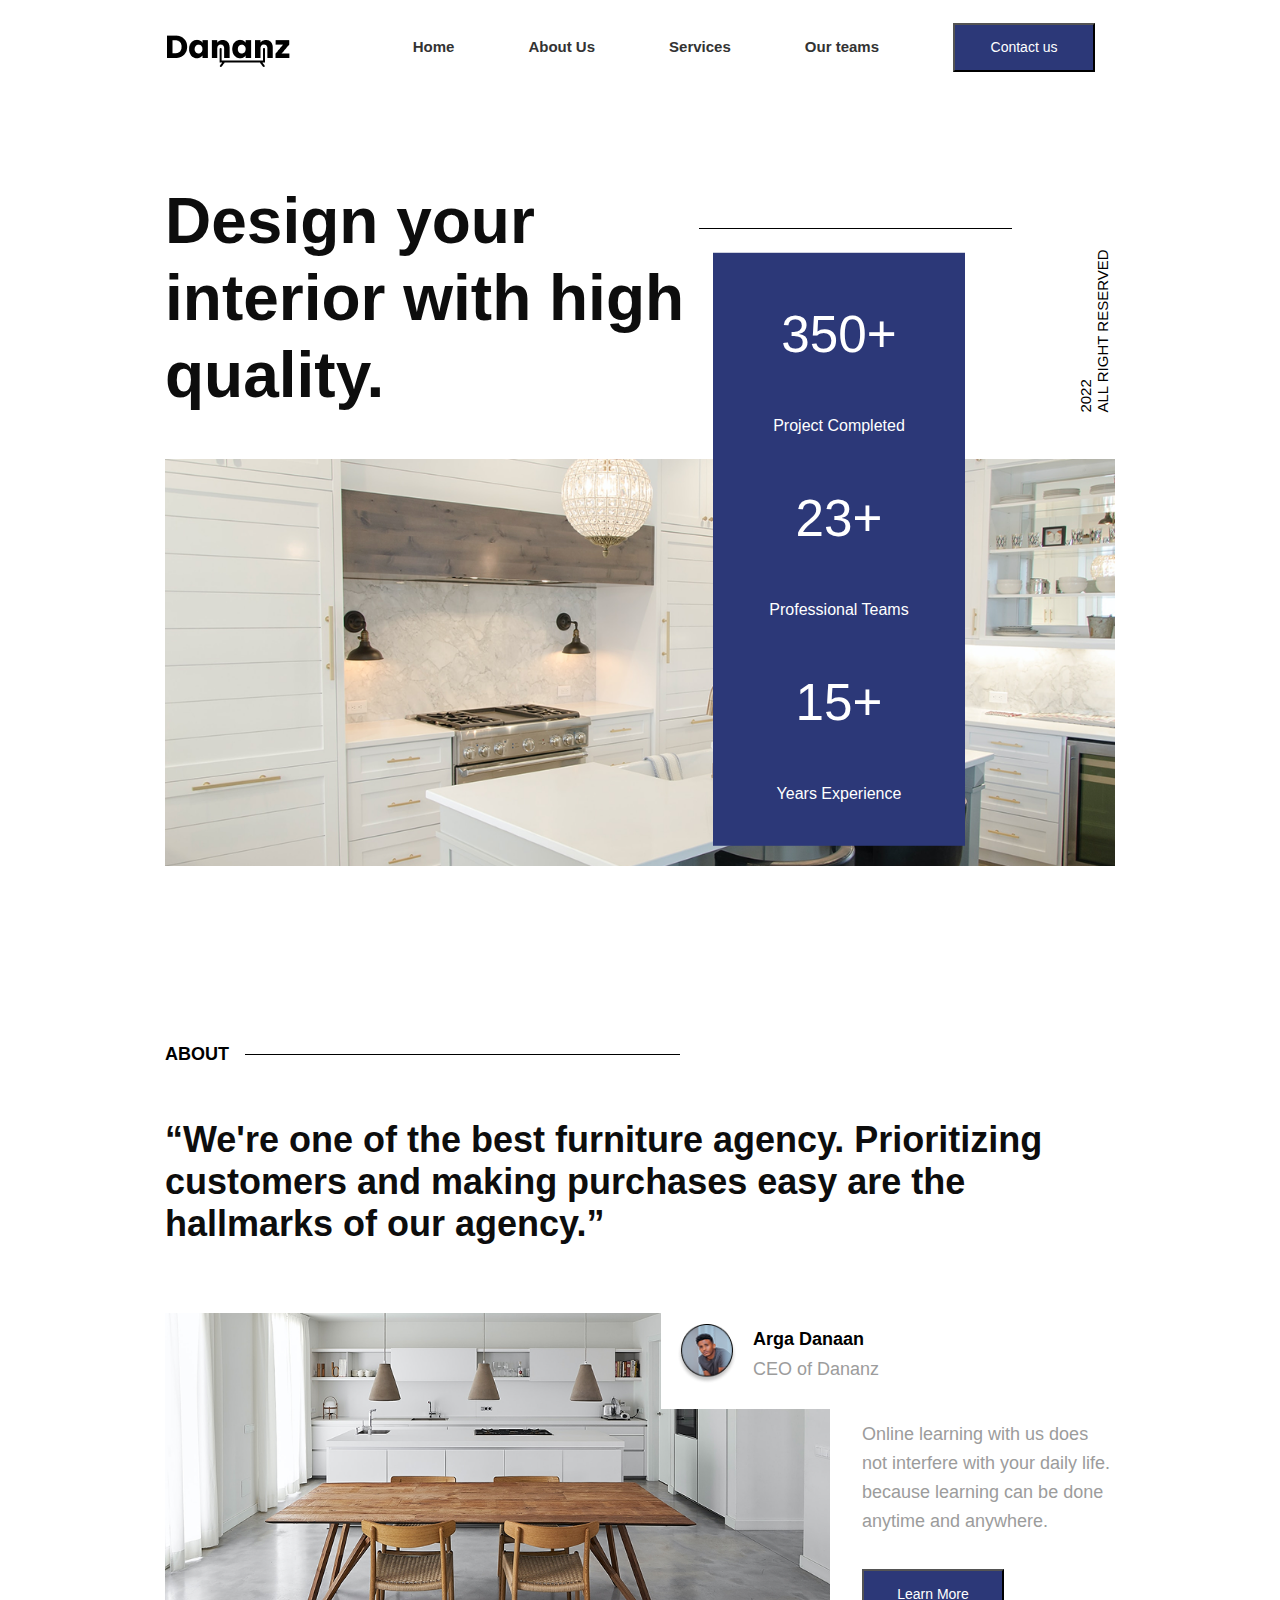
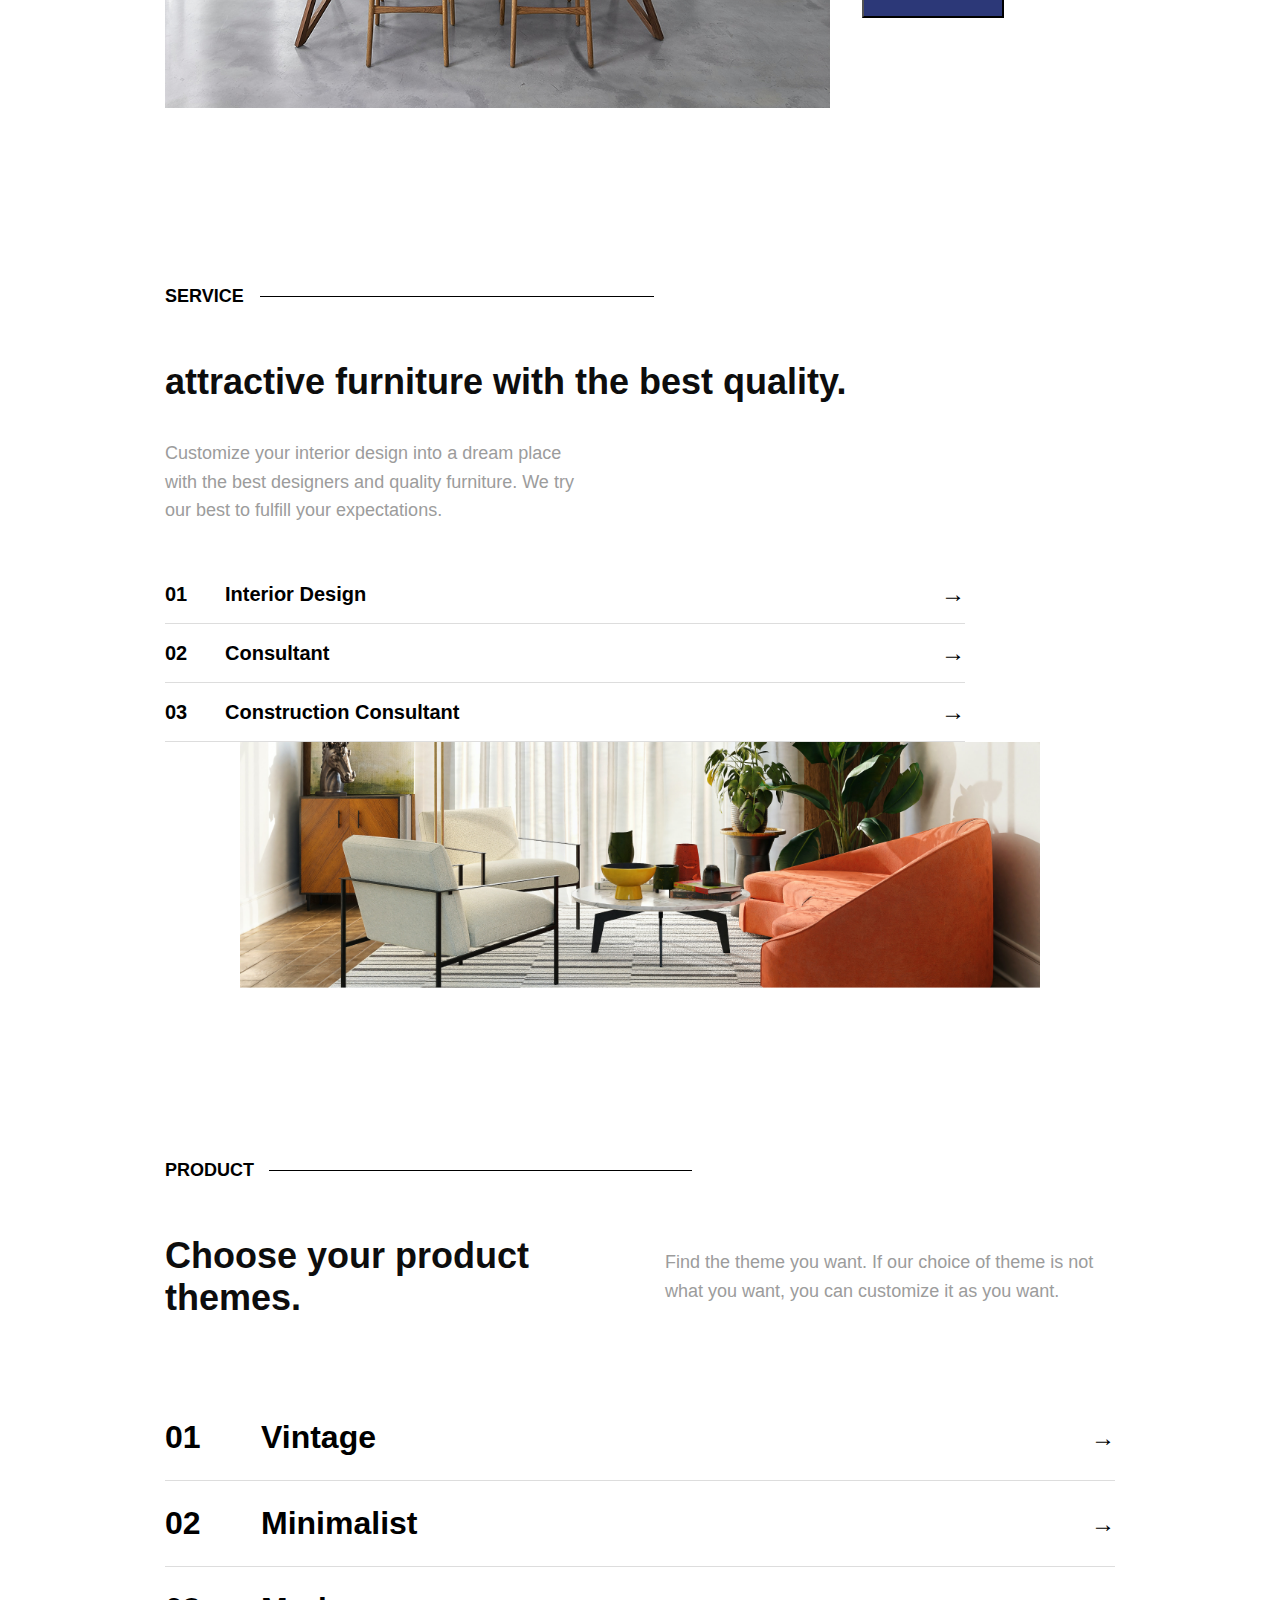
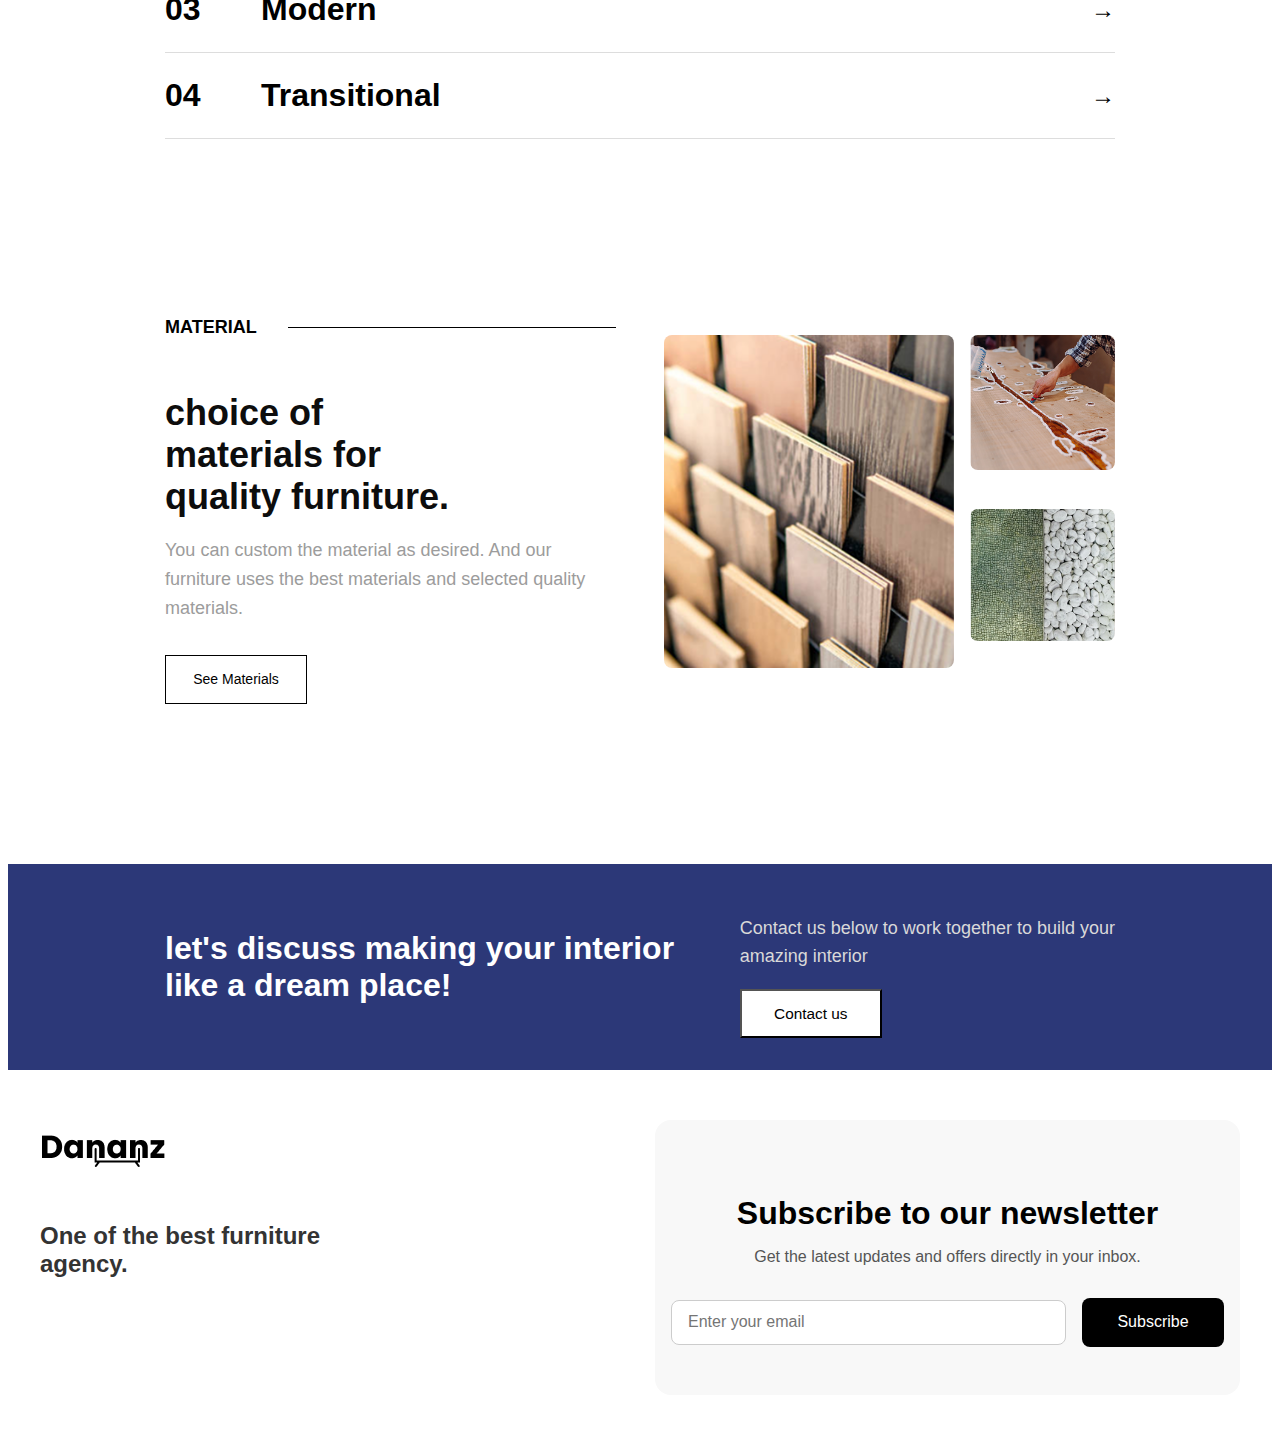
<file: index.html>
<!DOCTYPE html><html lang="ru"><head><meta charset="UTF-8"><meta name="viewport" content="width=device-width,initial-scale=1"><meta http-equiv="X-UA-Compatible" content="ie=edge"><title>Dananz</title><link rel="stylesheet" href="css/style.min.css"><link rel="stylesheet" href="https://cdnjs.cloudflare.com/ajax/libs/animate.css/4.1.1/animate.min.css"><link rel="icon" type="image/x-icon" href="icons/favicon.ico"></head><body><section class="header wow animate__animated animate__fadeInUp"><div class="container nav__container"><header class="wow animate__animated animate__fadeInUp"><img src="icons/logo.png" alt="logo" class="header__logo wow animate__animated animate__fadeInUp"><nav class="nav wow animate__animated animate__fadeInUp"><div id="burger-menu"><span></span></div><ul class="nav__list"><li><a href="index.html" class="nav__home">Home</a></li><li><a href="about.html" class="nav__about">About Us</a></li><li><a href="services.html" class="nav__services">Services</a></li><li><a href="teams.html" class="nav__teams">Our teams</a></li><button class="nav__button wow animate__animated animate__fadeInUp" onclick="location.href='contact.html'">Contact us</button></ul><div class="menu__container"><div id="menu"><ul><li><a href="index.html" class="nav__home">Home</a></li><li><a href="about.html" class="nav__about">About Us</a></li><li><a href="services.html" class="nav__services">Services</a></li><li><a href="teams.html" class="nav__teams">Our teams</a></li></ul></div></div><button class="nav__button menu__button" onclick="location.href='contact.html'">Contact us</button></nav></header></div></section><section class="interor wow animate__animated animate__fadeInUp"><div class="container"><div class="interor__content"><p class="interor__title title wow animate__animated animate__fadeInUp">Design your<br>interior with high<br>quality.</p><div class="line interor__line wow animate__animated animate__fadeInUp"></div><p class="interor__right">2022<br>ALL RIGHT RESERVED</p></div><div class="interor-info__container"><div class="interor__info info" id="info"><div class="info__block wow animate__animated animate__fadeInUp"><p class="info__project">350+</p><p class="info__subtitle">Project Completed</p></div><div class="info__block"><div class="info__block"><p class="info__teams">23+</p><p class="info__subtitle">Professional Teams</p></div><div class="info__block"><p class="info__years">15+</p><p class="info__subtitle">Years Experience</p></div></div></div><img src="img/interor_bg.png" alt="photo" id="img"></div></div></section><section class="agency wow animate__animated animate__fadeInUp"><div class="container"><div class="agency__subtitle subtitle"><p>ABOUT</p><div class="line agency__line"></div></div><p class="agency__title title">“We're one of the best furniture agency. Prioritizing customers and making purchases easy are the hallmarks of our agency.”</p><div class="agency-person__container"><div class="person"><img src="icons/arga.png" alt="avatar"><div class="person__text"><p class="person__name">Arga Danaan</p><p class="person__rang">CEO of Dananz</p></div></div></div><div class="agency-main"><img src="img/agency_bg.png" alt="photo" class="agency__img"><div class="agency-content__container"><div class="agency__content"><p class="agency__describing describing">Online learning with us does not interfere with your daily life. because learning can be done anytime and anywhere.</p><button class="agency__button">Learn More</button></div></div></div></div></section><section class="furniture wow animate__animated animate__fadeInUp"><div class="container"><div class="furniture__content"><div class="furniture__subtitle subtitle wow animate__animated animate__fadeInUp"><p>SERVICE</p><div class="line furniture__line wow animate__animated animate__fadeInUp"></div></div><p class="furniture__title title wow animate__animated animate__fadeInUp">attractive furniture with the best quality.</p><p class="furniture__describing describing wow animate__animated animate__fadeInUp">Customize your interior design into a dream place<br>with the best designers and quality furniture. We try<br>our best to fulfill your expectations.</p><div class="custom-accordion wow animate__animated animate__fadeInUp"><div class="accordion-item wow animate__animated animate__fadeInUp"><div class="accordion-header"><span class="accordion-number">01</span> <span class="accordion-title">Interior Design</span> <span class="accordion-arrow">→</span></div><div class="accordion-content"><p>We offer premium interior design with tailored solutions.</p></div></div><div class="accordion-item wow animate__animated animate__fadeInUp"><div class="accordion-header"><span class="accordion-number">02</span> <span class="accordion-title">Consultant</span> <span class="accordion-arrow">→</span></div><div class="accordion-content"><p>Our experts provide guidance for your design ideas.</p></div></div><div class="accordion-item wow animate__animated animate__fadeInUp"><div class="accordion-header"><span class="accordion-number">03</span> <span class="accordion-title">Construction Consultant</span> <span class="accordion-arrow">→</span></div><div class="accordion-content"><p>Professional construction advice and solutions.</p></div></div></div><div class="furniture__img"><img src="img/furniture.png" alt="photo" class="wow animate__animated animate__fadeInUp"></div></div></div></section><section class="product wow animate__animated animate__fadeInUp"><div class="container"><div class="product__subtitle subtitle wow animate__animated animate__fadeInUp"><p>PRODUCT</p><div class="line product__line wow animate__animated animate__fadeInUp"></div></div><div class="product__text wow animate__animated animate__fadeInUp"><p class="product__title title wow animate__animated animate__fadeInUp">Choose your product themes.</p><div class="product__describing describing wow animate__animated animate__fadeInUp">Find the theme you want. If our choice of theme is not what you want, you can customize it as you want.</div></div><div class="custom-accordion product__accordion wow animate__animated animate__fadeInUp"><div class="accordion-item product__accordion-item wow animate__animated animate__fadeInUp"><div class="accordion-header"><span class="accordion-number product__accordion-number">01</span> <span class="accordion-title product__accordion-title">Vintage</span> <span class="accordion-arrow">→</span></div><div class="accordion-content"><p class="product__accordion-describing">the use of simple and limited elements to get the best effect or impression.</p></div></div><div class="accordion-item product__accordion-item wow animate__animated animate__fadeInUp"><div class="accordion-header"><span class="accordion-number product__accordion-number">02</span> <span class="accordion-title product__accordion-title">Minimalist</span> <span class="accordion-arrow">→</span></div><div class="accordion-content"><p class="product__accordion-describing">the use of simple and limited elements to get the best effect or impression.</p></div></div><div class="accordion-item product__accordion-item wow animate__animated animate__fadeInUp"><div class="accordion-header"><span class="accordion-number product__accordion-number">03</span> <span class="accordion-title product__accordion-title">Modern</span> <span class="accordion-arrow">→</span></div><div class="accordion-content"><p class="product__accordion-describing">the use of simple and limited elements to get the best effect or impression.</p></div></div><div class="accordion-item product__accordion-item wow animate__animated animate__fadeInUp"><div class="accordion-header"><span class="accordion-number product__accordion-number">04</span> <span class="accordion-title product__accordion-title">Transitional</span> <span class="accordion-arrow">→</span></div><div class="accordion-content"><p class="product__accordion-describing">the use of simple and limited elements to get the best effect or impression.</p></div></div></div></div></section><section class="materials wow animate__animated animate__fadeInUp"><div class="container"><div class="materials__wrapper"><div class="materials__text wow animate__animated animate__fadeInUp"><div class="materials__subtitle subtitle wow animate__animated animate__fadeInUp"><p>MATERIAL</p><div class="line materials__line"></div></div><div class="materials__content wow animate__animated animate__fadeInUp"><p class="materials__title title wow animate__animated animate__fadeInUp">choice of<br>materials for<br>quality furniture.</p><p class="materials__describing describing wow animate__animated animate__fadeInUp">You can custom the material as desired. And our<br>furniture uses the best materials and selected quality<br>materials.</p><button class="materials__button wow animate__animated animate__fadeInUp">See Materials</button></div></div><div class="materials__images"><div class="materials__image materials__image--large"><img src="img/choice1.png" alt="material"></div><div class="materials__image materials__image--small"><img src="img/choice2.png" alt="material"></div><div class="materials__image materials__image--small"><img src="img/choice3.png" alt="material"></div></div></div></div></section><section class="discuss wow animate__animated animate__fadeInUp"><div class="container discuss__container"><p class="discuss__title title wow animate__animated animate__fadeInUp">let's discuss making your interior<br>like a dream place!</p><div class="discuss__contact wow animate__animated animate__fadeInUp"><p class="discuss__describing describing">Contact us below to work together to build your<br>amazing interior</p><button class="discuss__button" onclick="location.href='contact.html'">Contact us</button></div></div></section><footer class="wow animate__animated animate__fadeInUp"><div class="footer__container"><div class="footer__left"><img src="icons/logo.png" alt="logo" class="footer__logo"><p class="footer__title">One of the best furniture agency.</p></div><div class="footer__right wow animate__animated animate__fadeInUp"><form class="newsletter" action="#" id="subscribe-form"><div class="newsletter__content"><h2 class="newsletter__title">Subscribe to our newsletter</h2><p class="newsletter__text">Get the latest updates and offers directly in your inbox.</p><div class="newsletter__form"><input type="email" name="email" class="newsletter__input" placeholder="Enter your email" required> <button type="submit" class="newsletter__button">Subscribe</button></div></div></form></div></div></footer><button id="pageUpBtn" title="Go to top">⬆</button><script src="js/wow.min.js"></script><script src="js/script.js"></script></body></html>
</file>
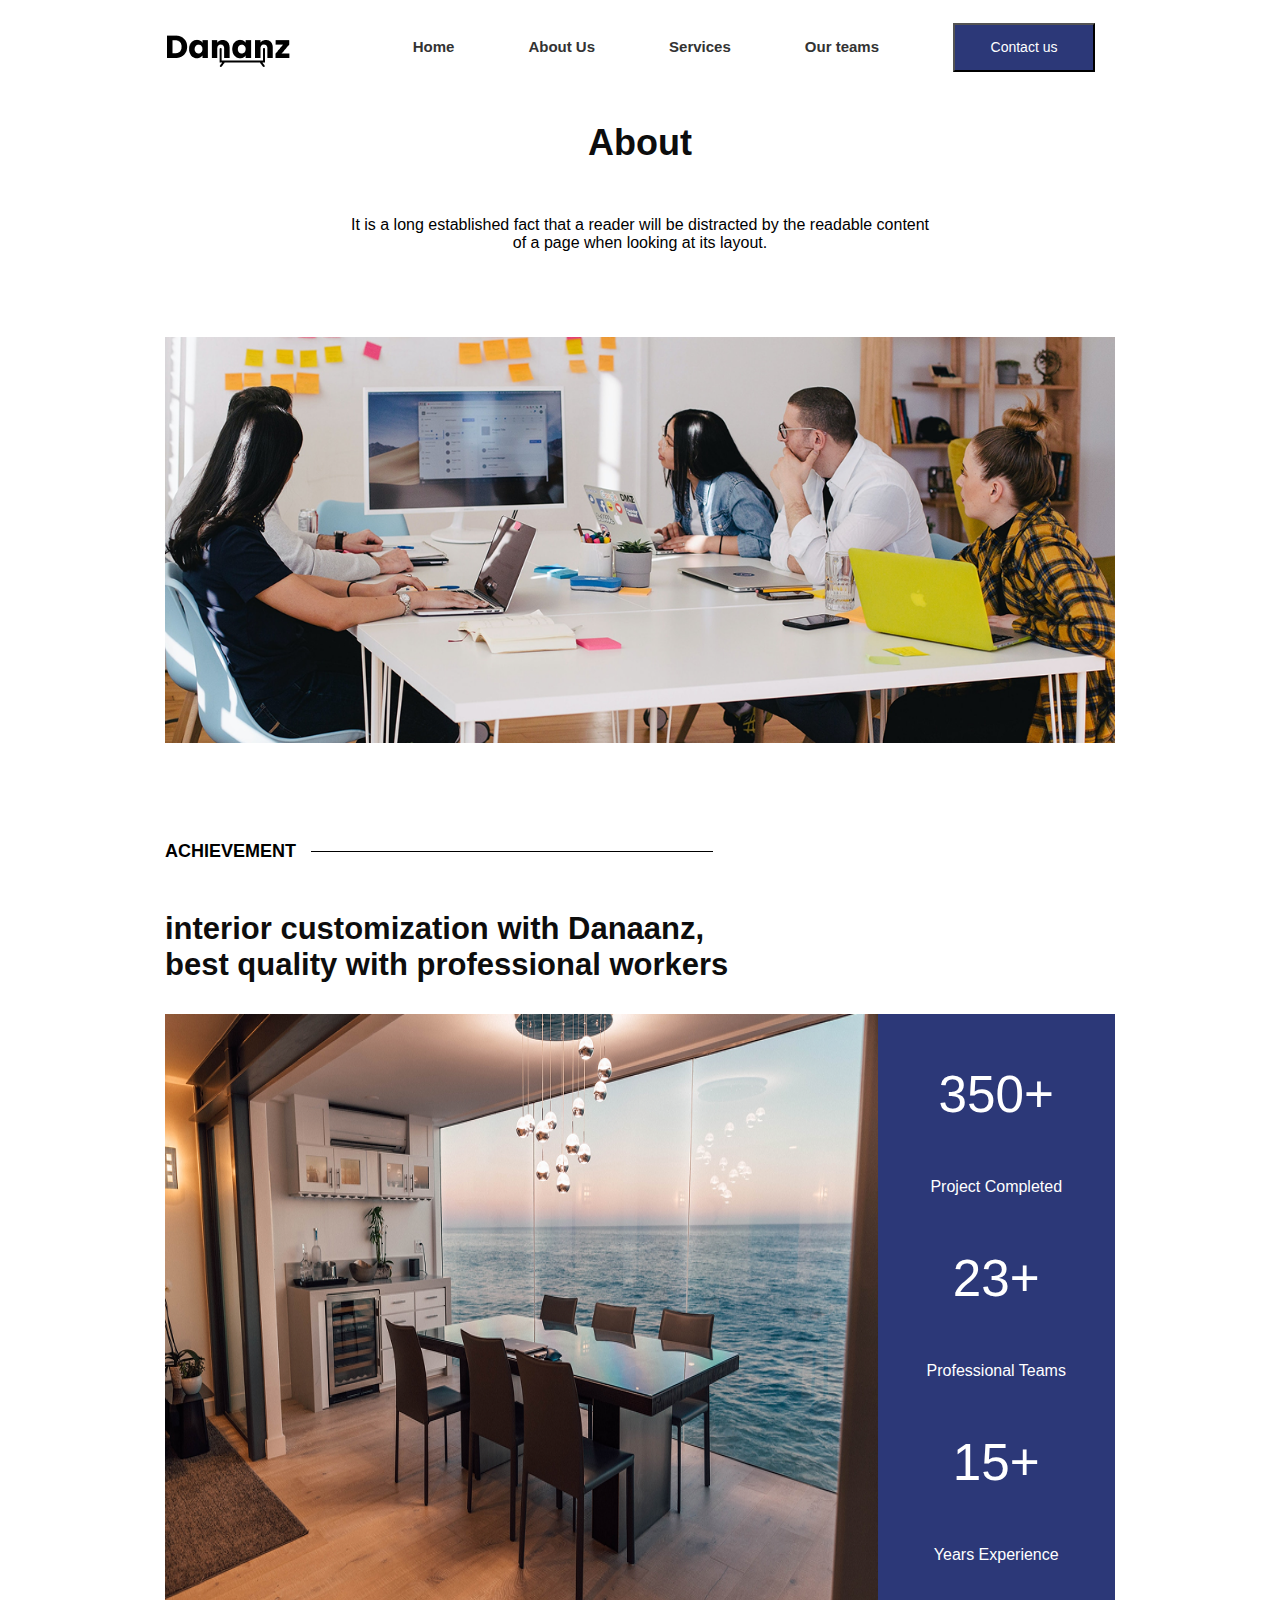
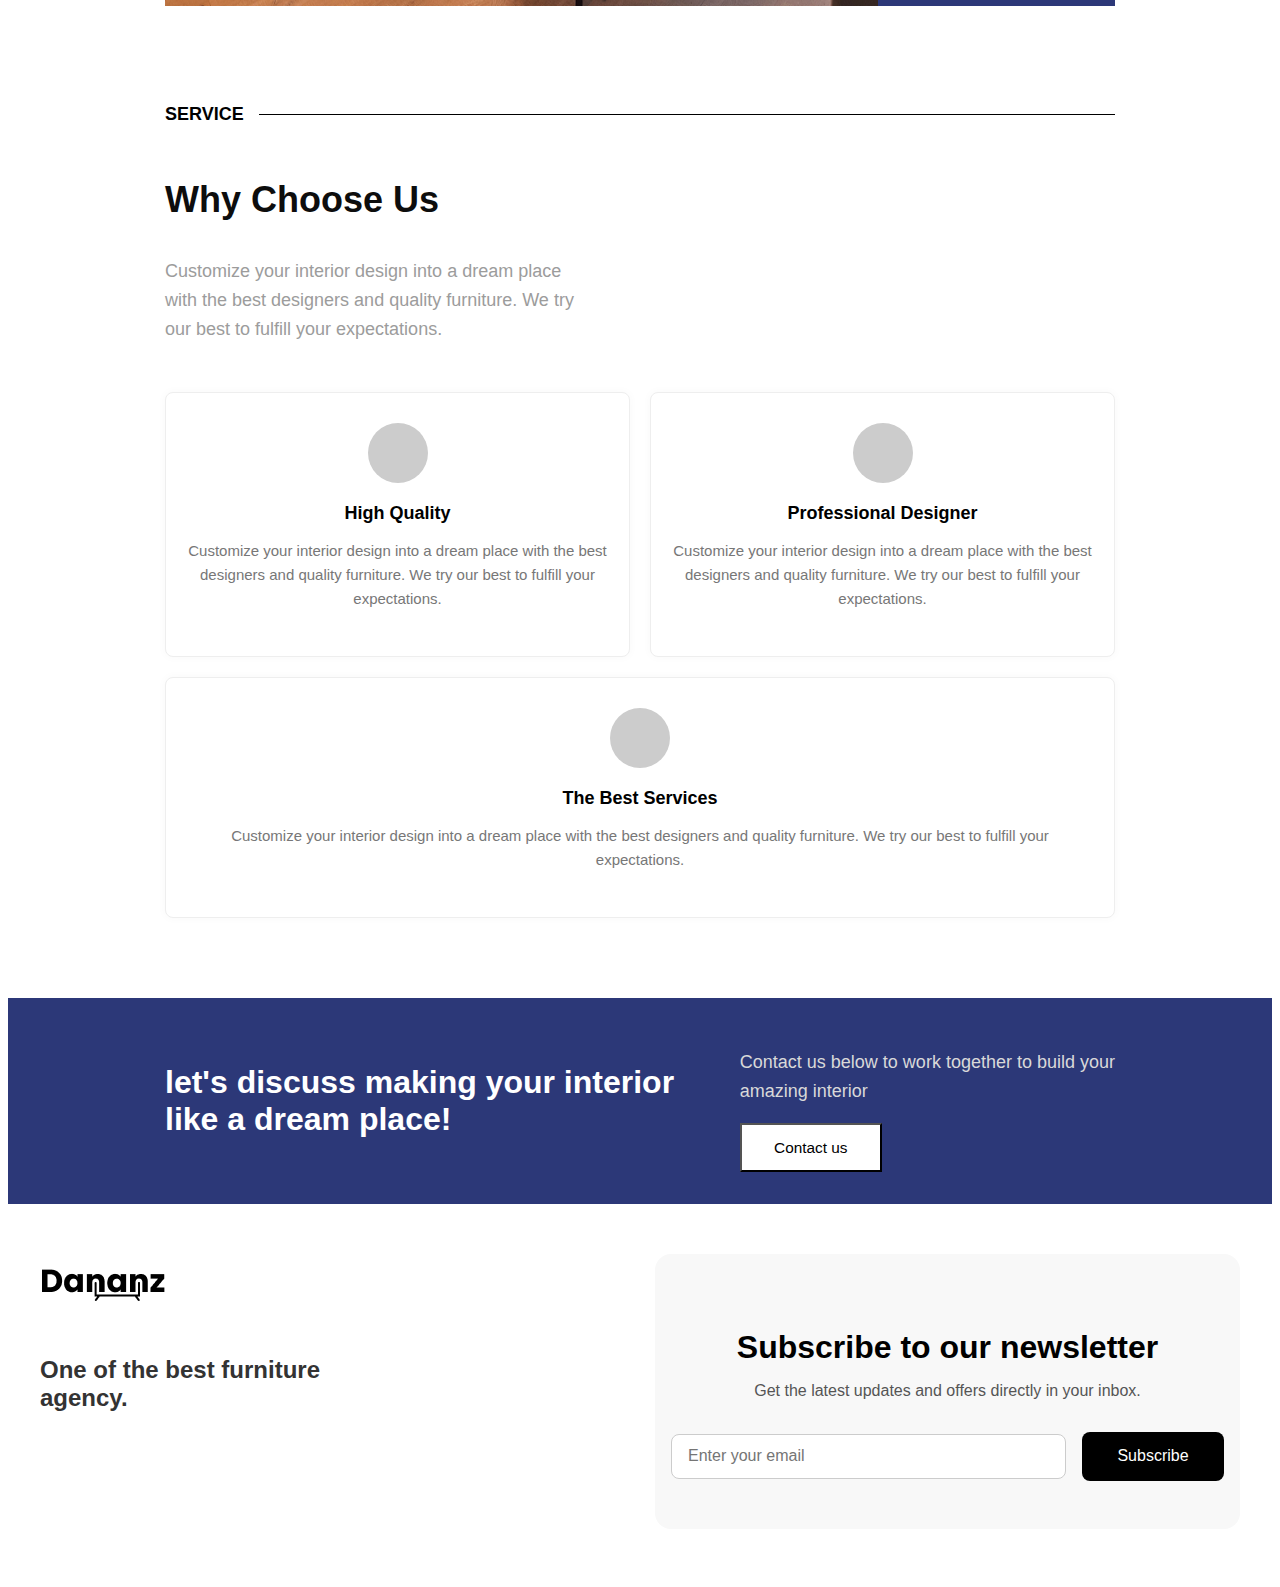
<file: about.html>
<!DOCTYPE html><html lang="en"><head><meta charset="UTF-8"><meta name="viewport" content="width=device-width,initial-scale=1"><title>Dananz</title><link rel="icon" type="image/x-icon" href="icons/favicon.ico"><link rel="stylesheet" href="css/style.min.css"><link rel="stylesheet" href="https://cdnjs.cloudflare.com/ajax/libs/animate.css/4.1.1/animate.min.css"></head><body><section class="header wow animate__animated animate__fadeInUp"><div class="container nav__container"><header class="wow animate__animated animate__fadeInUp"><img src="icons/logo.png" alt="logo" class="header__logo wow animate__animated animate__fadeInUp"><nav class="nav wow animate__animated animate__fadeInUp"><div id="burger-menu"><span></span></div><ul class="nav__list"><li><a href="index.html" class="nav__home">Home</a></li><li><a href="about.html" class="nav__about">About Us</a></li><li><a href="services.html" class="nav__services">Services</a></li><li><a href="teams.html" class="nav__teams">Our teams</a></li><button class="nav__button" onclick="location.href='contact.html'">Contact us</button></ul><div class="menu__container"><div id="menu"><ul><li><a href="index.html" class="nav__home">Home</a></li><li><a href="about.html" class="nav__about">About Us</a></li><li><a href="services.html" class="nav__services">Services</a></li><li><a href="teams.html" class="nav__teams">Our teams</a></li></ul></div></div><button class="nav__button menu__button" onclick="location.href='contact.html'">Contact us</button></nav></header></div></section><section class="about wow animate__animated animate__fadeInUp"><div class="container about__container"><p class="about__title title wow animate__animated animate__fadeInUp">About</p><p class="about__subtitle wow animate__animated animate__fadeInUp">It is a long established fact that a reader will be distracted by the readable content of a page when looking at its layout.</p><img src="img/about.png" alt="image" class="wow animate__animated animate__fadeInUp" id="img"></div></section><section class="achievement wow animate__animated animate__fadeInUp"><div class="container"><div class="achievement__subtitle subtitle wow animate__animated animate__fadeInUp"><p>achievement</p><div class="line achievement__line wow animate__animated animate__fadeInUp"></div></div><p class="achievement__title title wow animate__animated animate__fadeInUp">interior customization with Danaanz,<br>best quality with professional workers</p><div class="achievement__content info__container wow animate__animated animate__fadeInUp"><img src="img/customization.png" alt="image" class="wow animate__animated animate__fadeInUp"><div class="info wow animate__animated animate__fadeInUp"><div class="info__block wow animate__animated animate__fadeInUp"><p class="info__project">350+</p><p class="info__subtitle">Project Completed</p></div><div class="info__block wow animate__animated animate__fadeInUp"><div class="info__block"><p class="info__teams">23+</p><p class="info__subtitle">Professional Teams</p></div><div class="info__block wow animate__animated animate__fadeInUp"><p class="info__years">15+</p><p class="info__subtitle">Years Experience</p></div></div></div></div></div></section><section class="choose wow animate__animated animate__fadeInUp"><div class="container"><div class="choose__subtitle subtitle wow animate__animated animate__fadeInUp"><p>service</p><div class="line choose__line wow animate__animated animate__fadeInUp"></div></div><p class="choose__title title wow animate__animated animate__fadeInUp">Why Choose Us</p><div class="choose__describing describing wow animate__animated animate__fadeInUp">Customize your interior design into a dream place<br>with the best designers and quality furniture. We try<br>our best to fulfill your expectations.</div><div class="choose__content wow animate__animated animate__fadeInUp"><div class="choose__content-block wow animate__animated animate__fadeInUp"><div class="choose__icon"></div><h3 class="choose__block-title">High Quality</h3><p class="choose__block-text">Customize your interior design into a dream place with the best designers and quality furniture. We try our best to fulfill your expectations.</p></div><div class="choose__content-block wow animate__animated animate__fadeInUp"><div class="choose__icon"></div><h3 class="choose__block-title">Professional Designer</h3><p class="choose__block-text">Customize your interior design into a dream place with the best designers and quality furniture. We try our best to fulfill your expectations.</p></div><div class="choose__content-block wow animate__animated animate__fadeInUp"><div class="choose__icon"></div><h3 class="choose__block-title">The Best Services</h3><p class="choose__block-text">Customize your interior design into a dream place with the best designers and quality furniture. We try our best to fulfill your expectations.</p></div></div></div></section><section class="discuss wow animate__animated animate__fadeInUp"><div class="container discuss__container"><p class="discuss__title title wow animate__animated animate__fadeInUp">let's discuss making your interior<br>like a dream place!</p><div class="discuss__contact wow animate__animated animate__fadeInUp"><p class="discuss__describing describing">Contact us below to work together to build your<br>amazing interior</p><button class="discuss__button">Contact us</button></div></div></section><footer class="wow animate__animated animate__fadeInUp"><div class="footer__container"><div class="footer__left"><img src="icons/logo.png" alt="logo" class="footer__logo"><p class="footer__title">One of the best furniture agency.</p></div><div class="footer__right wow animate__animated animate__fadeInUp"><form class="newsletter" action="#" id="subscribe-form"><div class="newsletter__content"><h2 class="newsletter__title">Subscribe to our newsletter</h2><p class="newsletter__text">Get the latest updates and offers directly in your inbox.</p><div class="newsletter__form"><input type="email" name="email" class="newsletter__input" placeholder="Enter your email" required> <button type="submit" class="newsletter__button">Subscribe</button></div></div></form></div></div></footer><button id="pageUpBtn" title="Go to top">⬆</button><script src="js/wow.min.js"></script><script src="js/script.js"></script></body></html>
</file>
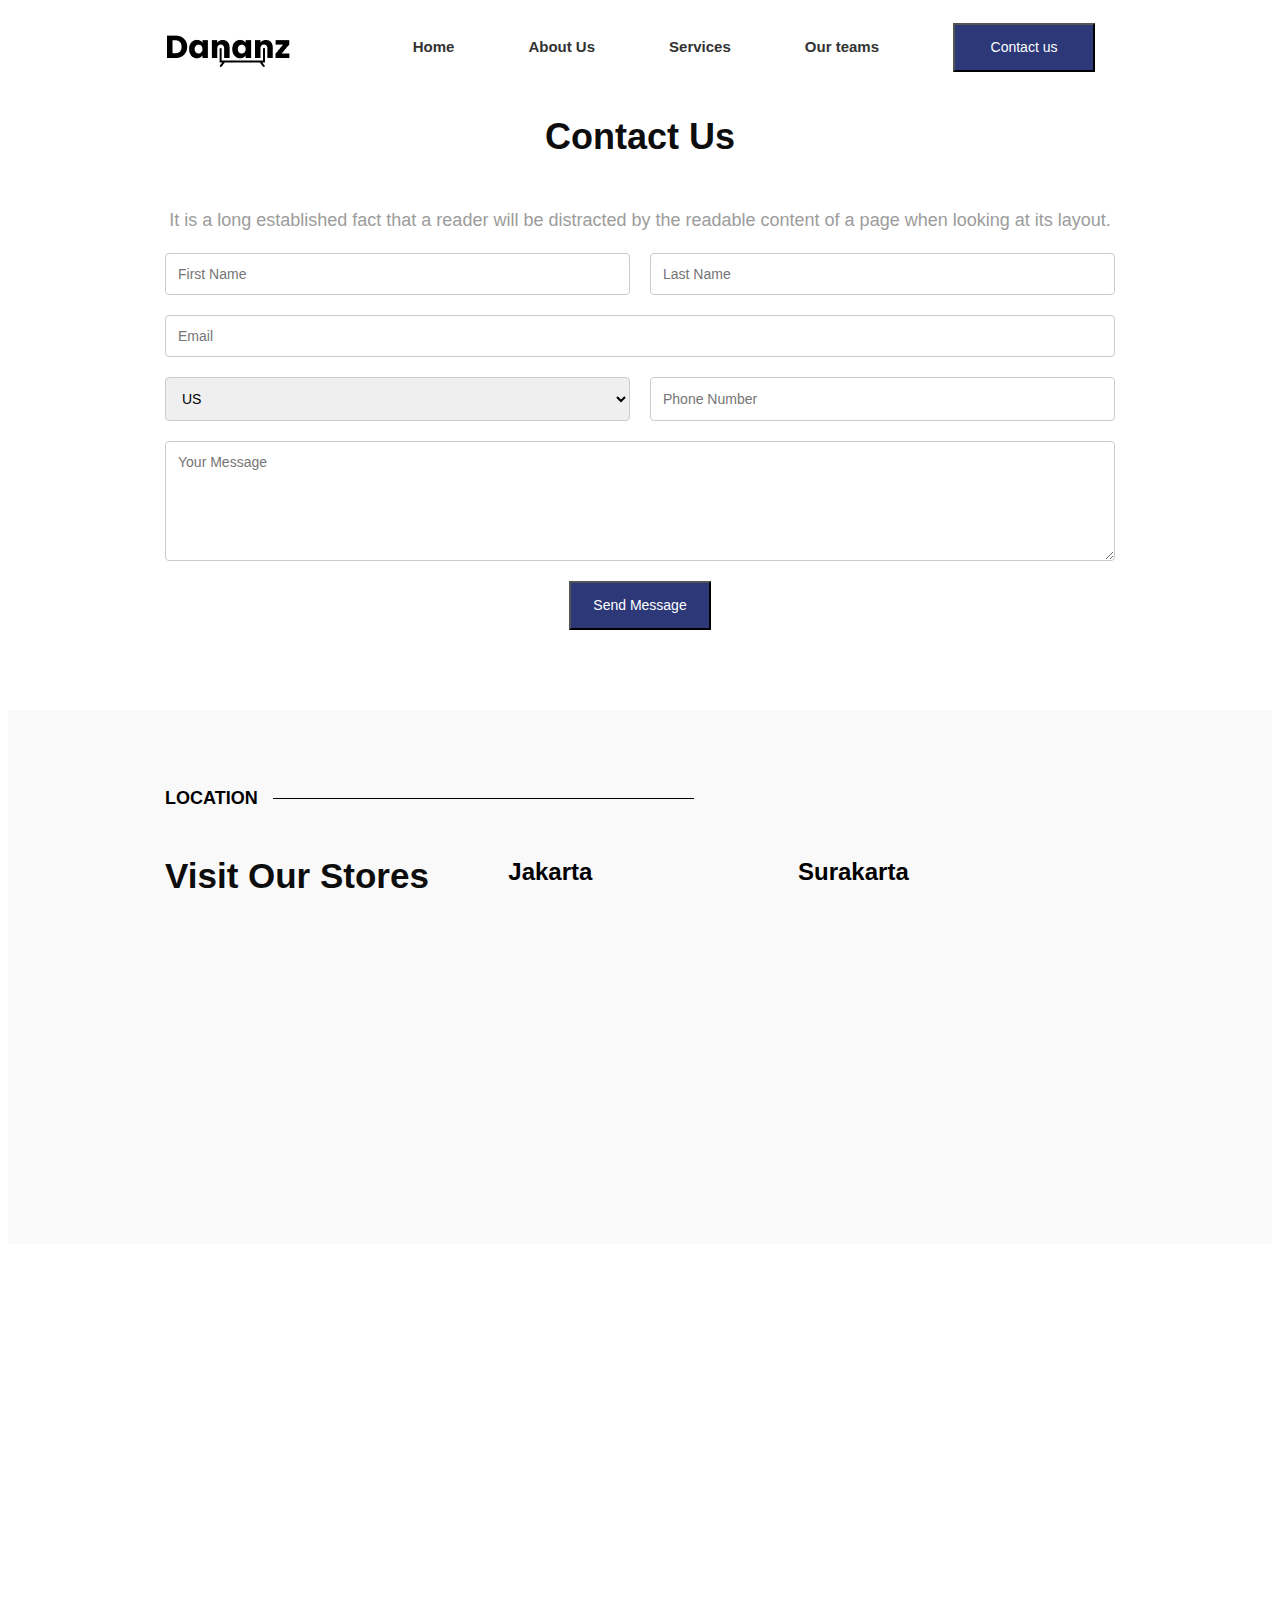
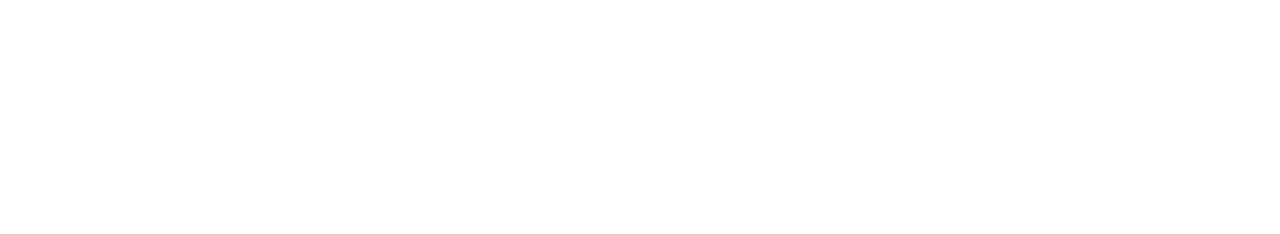
<file: contact.html>
<!DOCTYPE html><html lang="en"><head><meta charset="UTF-8"><meta name="viewport" content="width=device-width,initial-scale=1"><title>Dananz</title><link rel="stylesheet" href="css/style.min.css"><link rel="stylesheet" href="https://cdnjs.cloudflare.com/ajax/libs/animate.css/4.1.1/animate.min.css"><link rel="icon" type="image/x-icon" href="icons/favicon.ico"></head><body><section class="header wow animate__animated animate__fadeInUp"><div class="container nav__container"><header class="wow animate__animated animate__fadeInUp"><img src="icons/logo.png" alt="logo" class="header__logo wow animate__animated animate__fadeInUp"><nav class="nav wow animate__animated animate__fadeInUp"><div id="burger-menu"><span></span></div><ul class="nav__list"><li><a href="index.html" class="nav__home">Home</a></li><li><a href="about.html" class="nav__about">About Us</a></li><li><a href="services.html" class="nav__services">Services</a></li><li><a href="teams.html" class="nav__teams">Our teams</a></li><button class="nav__button" onclick="location.href='contact.html'">Contact us</button></ul><div class="menu__container"><div id="menu"><ul><li><a href="index.html" class="nav__home">Home</a></li><li><a href="about.html" class="nav__about">About Us</a></li><li><a href="services.html" class="nav__services">Services</a></li><li><a href="teams.html" class="nav__teams">Our teams</a></li></ul></div></div><button class="nav__button menu__button" onclick="location.href='contact.html'">Contact us</button></nav></header></div></section><section class="contact wow animate__animated animate__fadeInUp" id="contact"><div class="container"><div class="contact__text wow animate__animated animate__fadeInUp"><h2 class="title wow animate__animated animate__fadeInUp">Contact Us</h2><p class="describing wow animate__animated animate__fadeInUp">It is a long established fact that a reader will be distracted by the readable content of a page when looking at its layout.</p></div><form class="contact-form" id="myForm"><div class="form-row wow animate__animated animate__fadeInUp"><input type="text" name="firstname" placeholder="First Name" required> <input type="text" name="lastname" placeholder="Last Name" required></div><input type="email" name="email" class="wow animate__animated animate__fadeInUp" placeholder="Email" required><div class="form-row wow animate__animated animate__fadeInUp"><select name="country" id="country"><option value="US">US</option><option value="UA">UA</option></select> <input type="tel" name="phone" id="phone" placeholder="Phone Number" pattern="[0-9+]+" title="Please enter only digits" required></div><textarea name="message" placeholder="Your Message" class="wow animate__animated animate__fadeInUp" required></textarea><div class="button-wrapper wow animate__animated animate__fadeInUp"><button type="submit">Send Message</button></div></form></div></section><section class="stores wow animate__animated animate__fadeInUp"><div class="container"><div class="stores__subtitle subtitle wow animate__animated animate__fadeInUp"><p>location</p><div class="line stores__line wow animate__animated animate__fadeInUp"></div></div><div class="stores-wrapper"><div class="stores__contact"><h2 class="stores__title title wow animate__animated animate__fadeInUp">Visit Our Stores</h2><p class="wow animate__animated animate__fadeInUp">Find us at these locations.</p><h1 class="title wow animate__animated animate__fadeInUp">Email<p></p><p>dananz@gmail.com</p><h1 class="title wow animate__animated animate__fadeInUp">Phone</h1><p class="wow animate__animated animate__fadeInUp">+62 815 002 1000</p></h1></div><div class="stores__locations"><div class="location-box"><h4 class="wow animate__animated animate__fadeInUp">Jakarta</h4><p class="wow animate__animated animate__fadeInUp">Customize your interior design into a<br>dream place with the best designers<br>and quality furniture. We try our best<br>to fulfill your expectations.</p></div><div class="location-box"><h4 class="wow animate__animated animate__fadeInUp">Surakarta</h4><p class="wow animate__animated animate__fadeInUp">Customize your interior design into a<br>dream place with the best designers<br>and quality furniture. We try our best<br>to fulfill your expectations.</p></div><div class="location-box"><h4 class="wow animate__animated animate__fadeInUp">Yogyakarta</h4><p class="wow animate__animated animate__fadeInUp">Customize your interior design into a<br>dream place with the best designers<br>and quality furniture. We try our best<br>to fulfill your expectations.</p></div><div class="location-box"><h4 class="wow animate__animated animate__fadeInUp">Bandung</h4><p class="wow animate__animated animate__fadeInUp">Customize your interior design into a<br>dream place with the best designers<br>and quality furniture. We try our best<br>to fulfill your expectations.</p></div></div></div></div></section><section class="discuss wow animate__animated animate__fadeInUp"><div class="container discuss__container"><p class="discuss__title title wow animate__animated animate__fadeInUp">let's discuss making your interior<br>like a dream place!</p><div class="discuss__contact wow animate__animated animate__fadeInUp"><p class="discuss__describing describing">Contact us below to work together to build your<br>amazing interior</p><button class="discuss__button" onclick="location.href='#contact'">Contact us</button></div></div></section><footer class="wow animate__animated animate__fadeInUp"><div class="footer__container"><div class="footer__left"><img src="icons/logo.png" alt="logo" class="footer__logo"><p class="footer__title">One of the best furniture agency.</p></div><div class="footer__right wow animate__animated animate__fadeInUp"><form class="newsletter" action="#" id="subscribe-form"><div class="newsletter__content"><h2 class="newsletter__title">Subscribe to our newsletter</h2><p class="newsletter__text">Get the latest updates and offers directly in your inbox.</p><div class="newsletter__form"><input type="email" name="email" class="newsletter__input" placeholder="Enter your email" required> <button type="submit" class="newsletter__button">Subscribe</button></div></div></form></div></div></footer><button id="pageUpBtn" title="Go to top">⬆</button><script src="js/wow.min.js"></script><script src="js/script.js"></script></body></html>
</file>
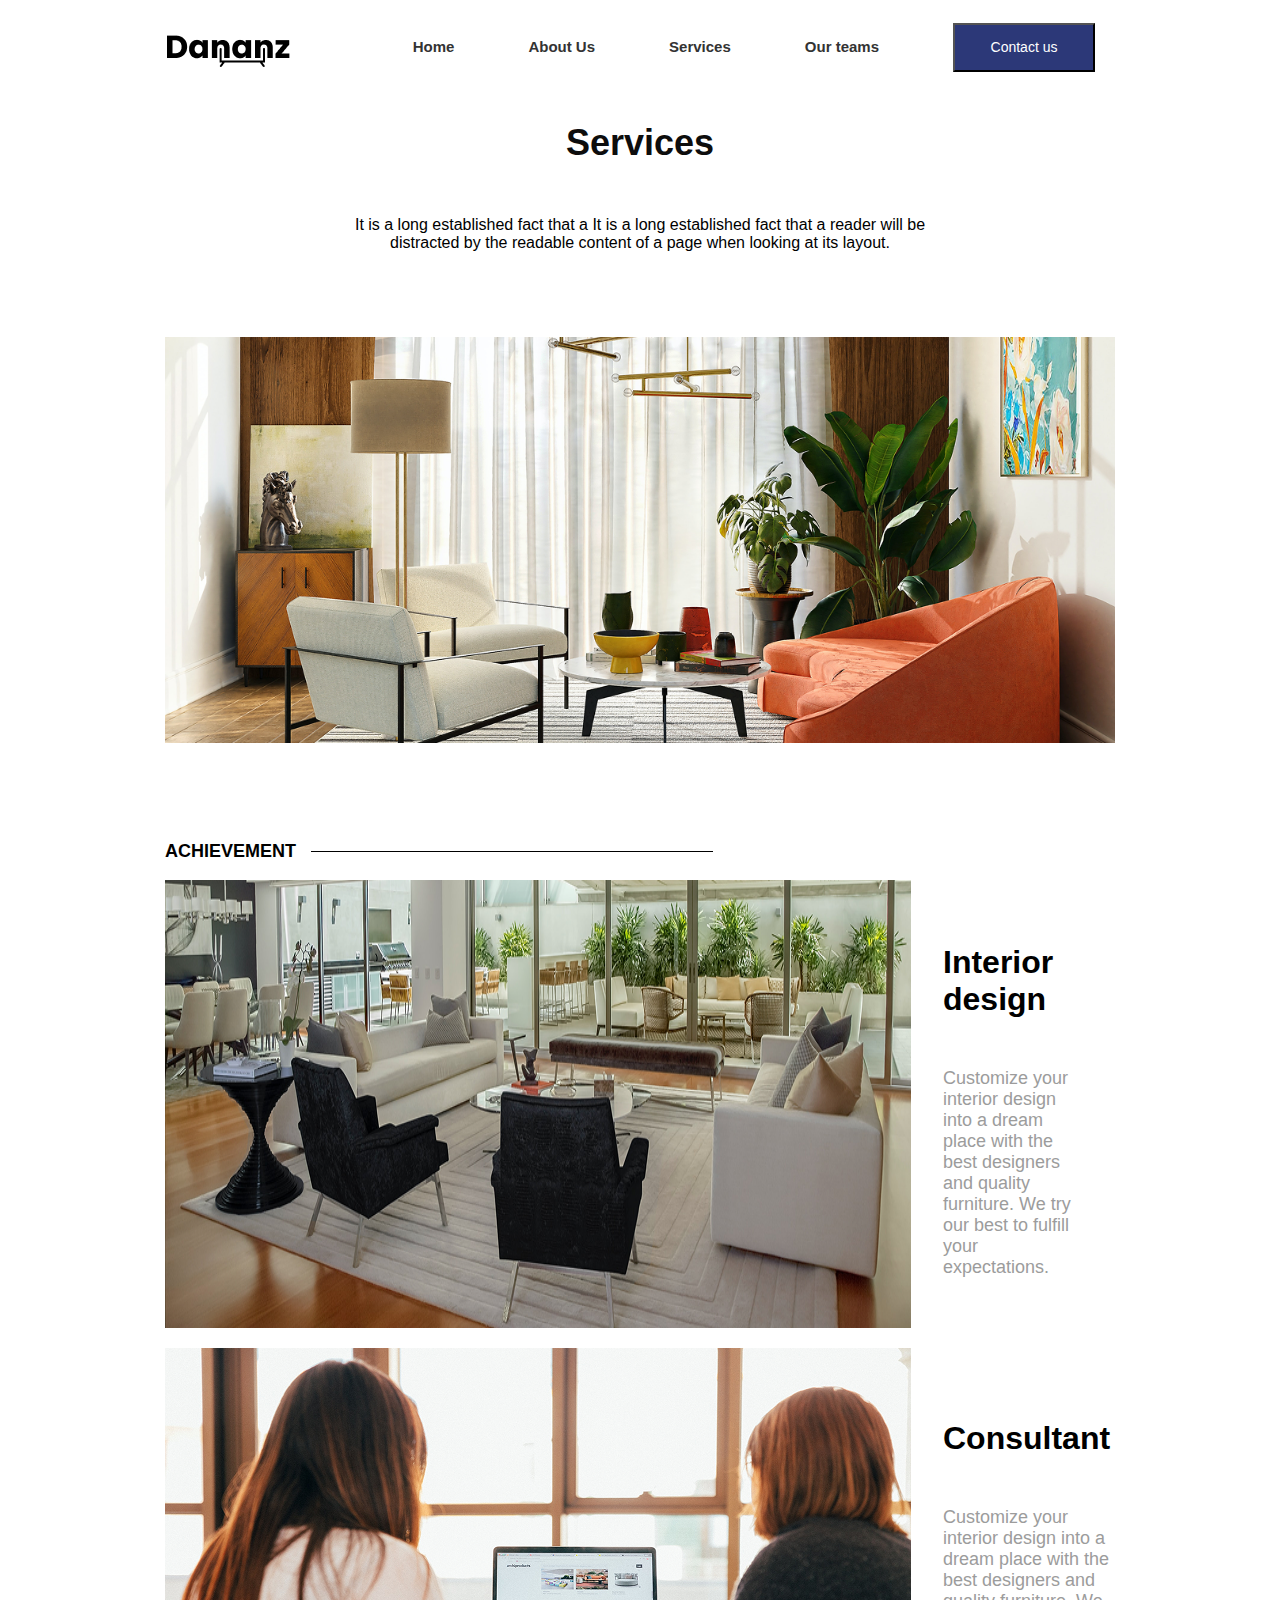
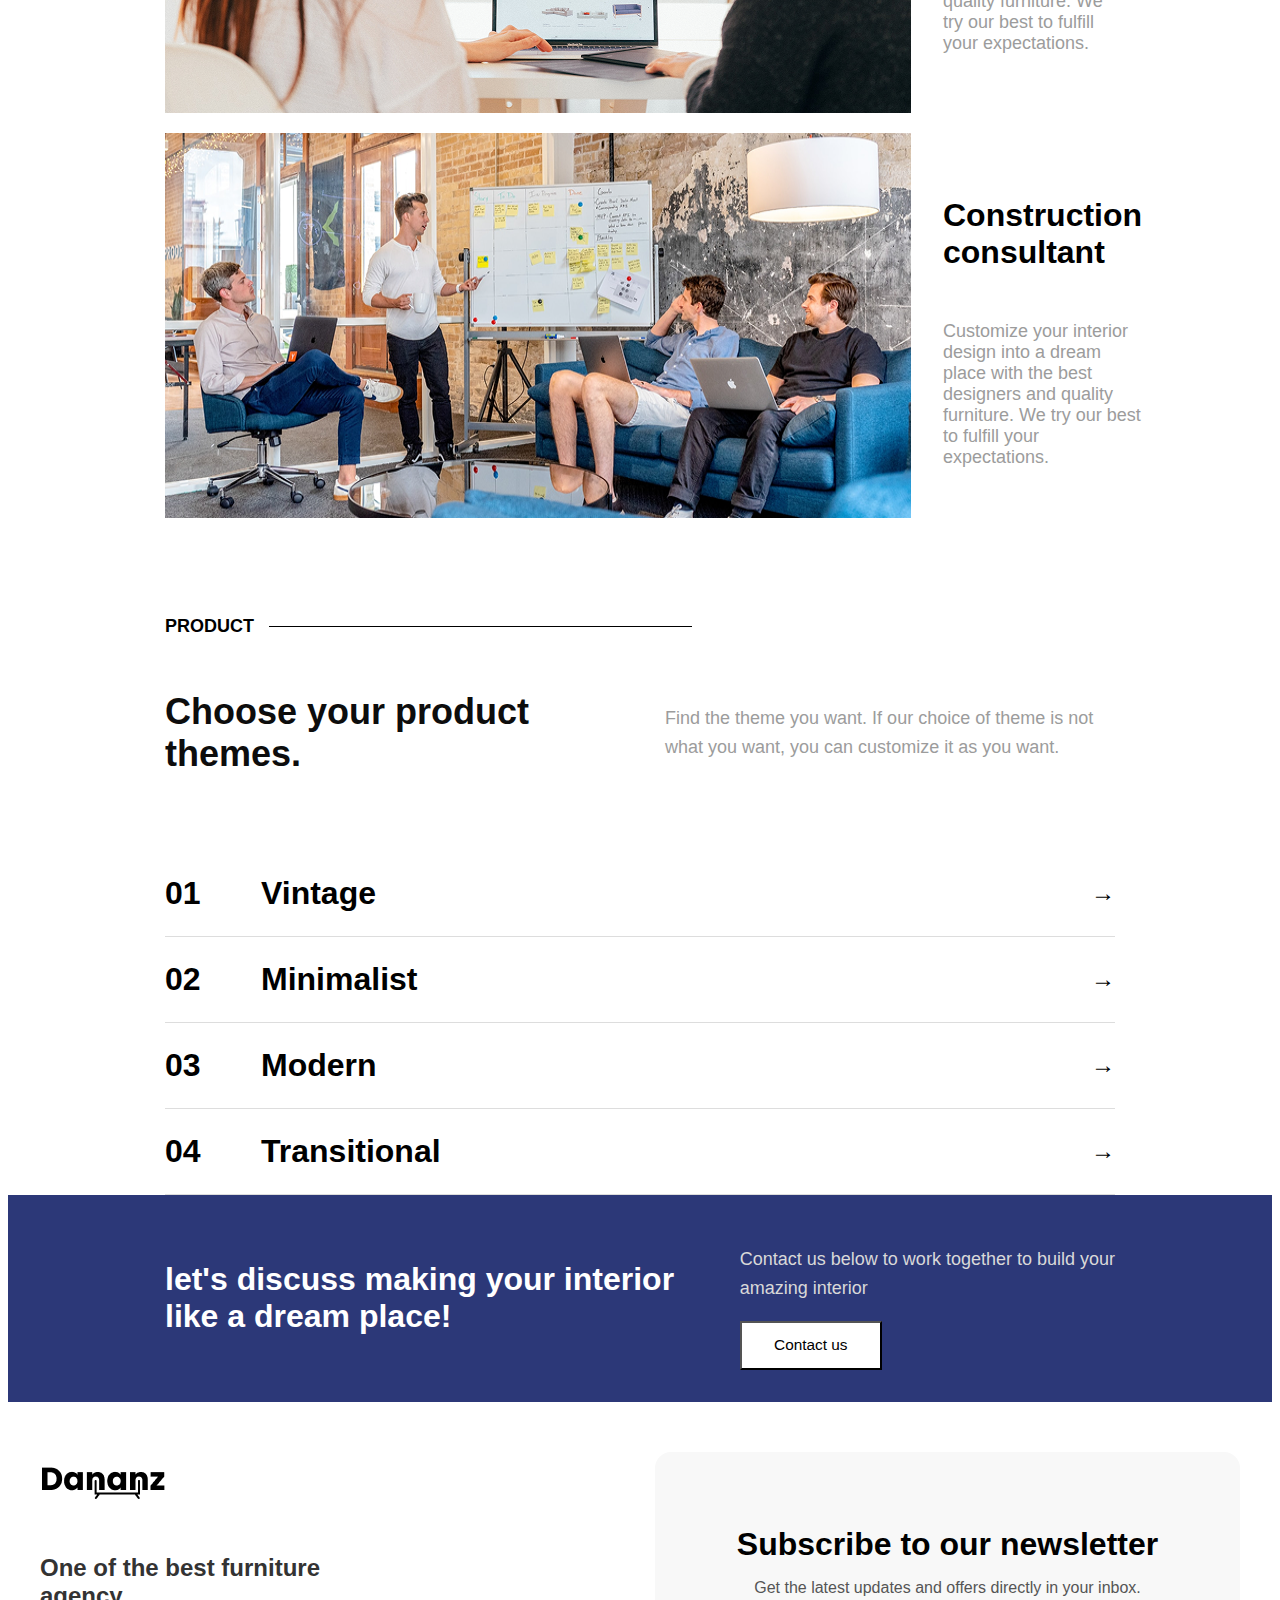
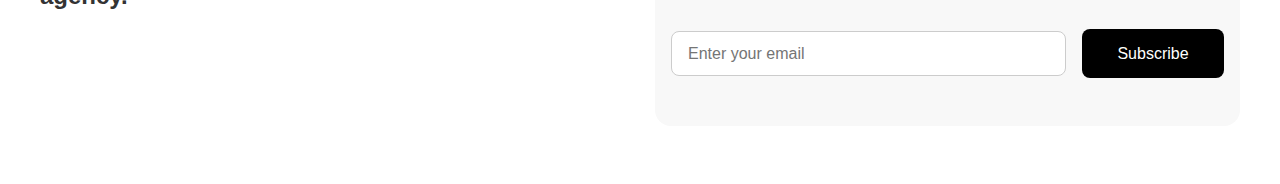
<file: services.html>
<!DOCTYPE html><html lang="en"><head><meta charset="UTF-8"><meta name="viewport" content="width=device-width,initial-scale=1"><title>Dananz</title><link rel="icon" type="image/x-icon" href="icons/favicon.ico"><link rel="stylesheet" href="css/style.min.css"><link rel="stylesheet" href="https://cdnjs.cloudflare.com/ajax/libs/animate.css/4.1.1/animate.min.css"></head><body><section class="header wow animate__animated animate__fadeInUp"><div class="container nav__container"><header class="wow animate__animated animate__fadeInUp"><img src="icons/logo.png" alt="logo" class="header__logo wow animate__animated animate__fadeInUp"><nav class="nav wow animate__animated animate__fadeInUp"><div id="burger-menu"><span></span></div><ul class="nav__list"><li><a href="index.html" class="nav__home">Home</a></li><li><a href="about.html" class="nav__about">About Us</a></li><li><a href="services.html" class="nav__services">Services</a></li><li><a href="teams.html" class="nav__teams">Our teams</a></li><button class="nav__button" onclick="location.href='contact.html'">Contact us</button></ul><div class="menu__container"><div id="menu"><ul><li><a href="index.html" class="nav__home">Home</a></li><li><a href="about.html" class="nav__about">About Us</a></li><li><a href="services.html" class="nav__services">Services</a></li><li><a href="teams.html" class="nav__teams">Our teams</a></li></ul></div></div><button class="nav__button menu__button" onclick="location.href='contact.html'">Contact us</button></nav></header></div></section><section class="about wow animate__animated animate__fadeInUp"><div class="container about__container"><p class="about__title title wow animate__animated animate__fadeInUp">Services</p><p class="about__subtitle wow animate__animated animate__fadeInUp">It is a long established fact that a It is a long established fact that a reader will be distracted by the readable content of a page when looking at its layout.</p><img src="img/services.png" alt="image" class="wow animate__animated animate__fadeInUp" id="img"></div></section><section class="consultant wow animate__animated animate__fadeInUp"><div class="container"><div class="consultant__subtitle subtitle wow animate__animated animate__fadeInUp"><p>achievement</p><div class="line consultant__line wow animate__animated animate__fadeInUp"></div></div><div class="consultant__content"><div class="consultant__content-block wow animate__animated animate__fadeInUp"><img src="img/consultant1.png" alt="image"><div class="consultant__content-text"><p class="consultant__content-title">Interior design</p><p class="consultant__content-describing">Customize your interior design into a dream place with the best designers and quality furniture. We try our best to fulfill your expectations.</p></div></div><div class="consultant__content-block wow animate__animated animate__fadeInUp"><img src="img/consultant2.png" alt="image"><div class="consultant__content-text"><p class="consultant__content-title">Consultant</p><p class="consultant__content-describing">Customize your interior design into a dream place with the best designers and quality furniture. We try our best to fulfill your expectations.</p></div></div><div class="consultant__content-block wow animate__animated animate__fadeInUp"><img src="img/consultant3.png" alt="image"><div class="consultant__content-text"><p class="consultant__content-title">Construction consultant</p><p class="consultant__content-describing">Customize your interior design into a dream place with the best designers and quality furniture. We try our best to fulfill your expectations.</p></div></div></div></div></section><section class="services__product wow animate__animated animate__fadeInUp"><div class="container"><div class="product__subtitle subtitle wow animate__animated animate__fadeInUp"><p>PRODUCT</p><div class="line product__line wow animate__animated animate__fadeInUp"></div></div><div class="product__text wow animate__animated animate__fadeInUp"><p class="product__title title wow animate__animated animate__fadeInUp">Choose your product themes.</p><div class="product__describing describing wow animate__animated animate__fadeInUp">Find the theme you want. If our choice of theme is not what you want, you can customize it as you want.</div></div><div class="custom-accordion product__accordion wow animate__animated animate__fadeInUp"><div class="accordion-item product__accordion-item wow animate__animated animate__fadeInUp"><div class="accordion-header"><span class="accordion-number product__accordion-number">01</span> <span class="accordion-title product__accordion-title">Vintage</span> <span class="accordion-arrow">→</span></div><div class="accordion-content"><p class="product__accordion-describing">the use of simple and limited elements to get the best effect or impression.</p></div></div><div class="accordion-item product__accordion-item wow animate__animated animate__fadeInUp"><div class="accordion-header"><span class="accordion-number product__accordion-number">02</span> <span class="accordion-title product__accordion-title">Minimalist</span> <span class="accordion-arrow">→</span></div><div class="accordion-content"><p class="product__accordion-describing">the use of simple and limited elements to get the best effect or impression.</p></div></div><div class="accordion-item product__accordion-item wow animate__animated animate__fadeInUp"><div class="accordion-header"><span class="accordion-number product__accordion-number">03</span> <span class="accordion-title product__accordion-title">Modern</span> <span class="accordion-arrow">→</span></div><div class="accordion-content"><p class="product__accordion-describing">the use of simple and limited elements to get the best effect or impression.</p></div></div><div class="accordion-item product__accordion-item wow animate__animated animate__fadeInUp"><div class="accordion-header"><span class="accordion-number product__accordion-number">04</span> <span class="accordion-title product__accordion-title">Transitional</span> <span class="accordion-arrow">→</span></div><div class="accordion-content"><p class="product__accordion-describing">the use of simple and limited elements to get the best effect or impression.</p></div></div></div></div></section><section class="discuss wow animate__animated animate__fadeInUp"><div class="container discuss__container"><p class="discuss__title title wow animate__animated animate__fadeInUp">let's discuss making your interior<br>like a dream place!</p><div class="discuss__contact wow animate__animated animate__fadeInUp"><p class="discuss__describing describing">Contact us below to work together to build your<br>amazing interior</p><button class="discuss__button">Contact us</button></div></div></section><footer class="wow animate__animated animate__fadeInUp"><div class="footer__container"><div class="footer__left"><img src="icons/logo.png" alt="logo" class="footer__logo"><p class="footer__title">One of the best furniture agency.</p></div><div class="footer__right wow animate__animated animate__fadeInUp"><form class="newsletter" action="#" id="subscribe-form"><div class="newsletter__content"><h2 class="newsletter__title">Subscribe to our newsletter</h2><p class="newsletter__text">Get the latest updates and offers directly in your inbox.</p><div class="newsletter__form"><input type="email" name="email" class="newsletter__input" placeholder="Enter your email" required> <button type="submit" class="newsletter__button">Subscribe</button></div></div></form></div></div></footer><button id="pageUpBtn" title="Go to top">⬆</button><script src="js/wow.min.js"></script><script src="js/script.js"></script></body></html>
</file>
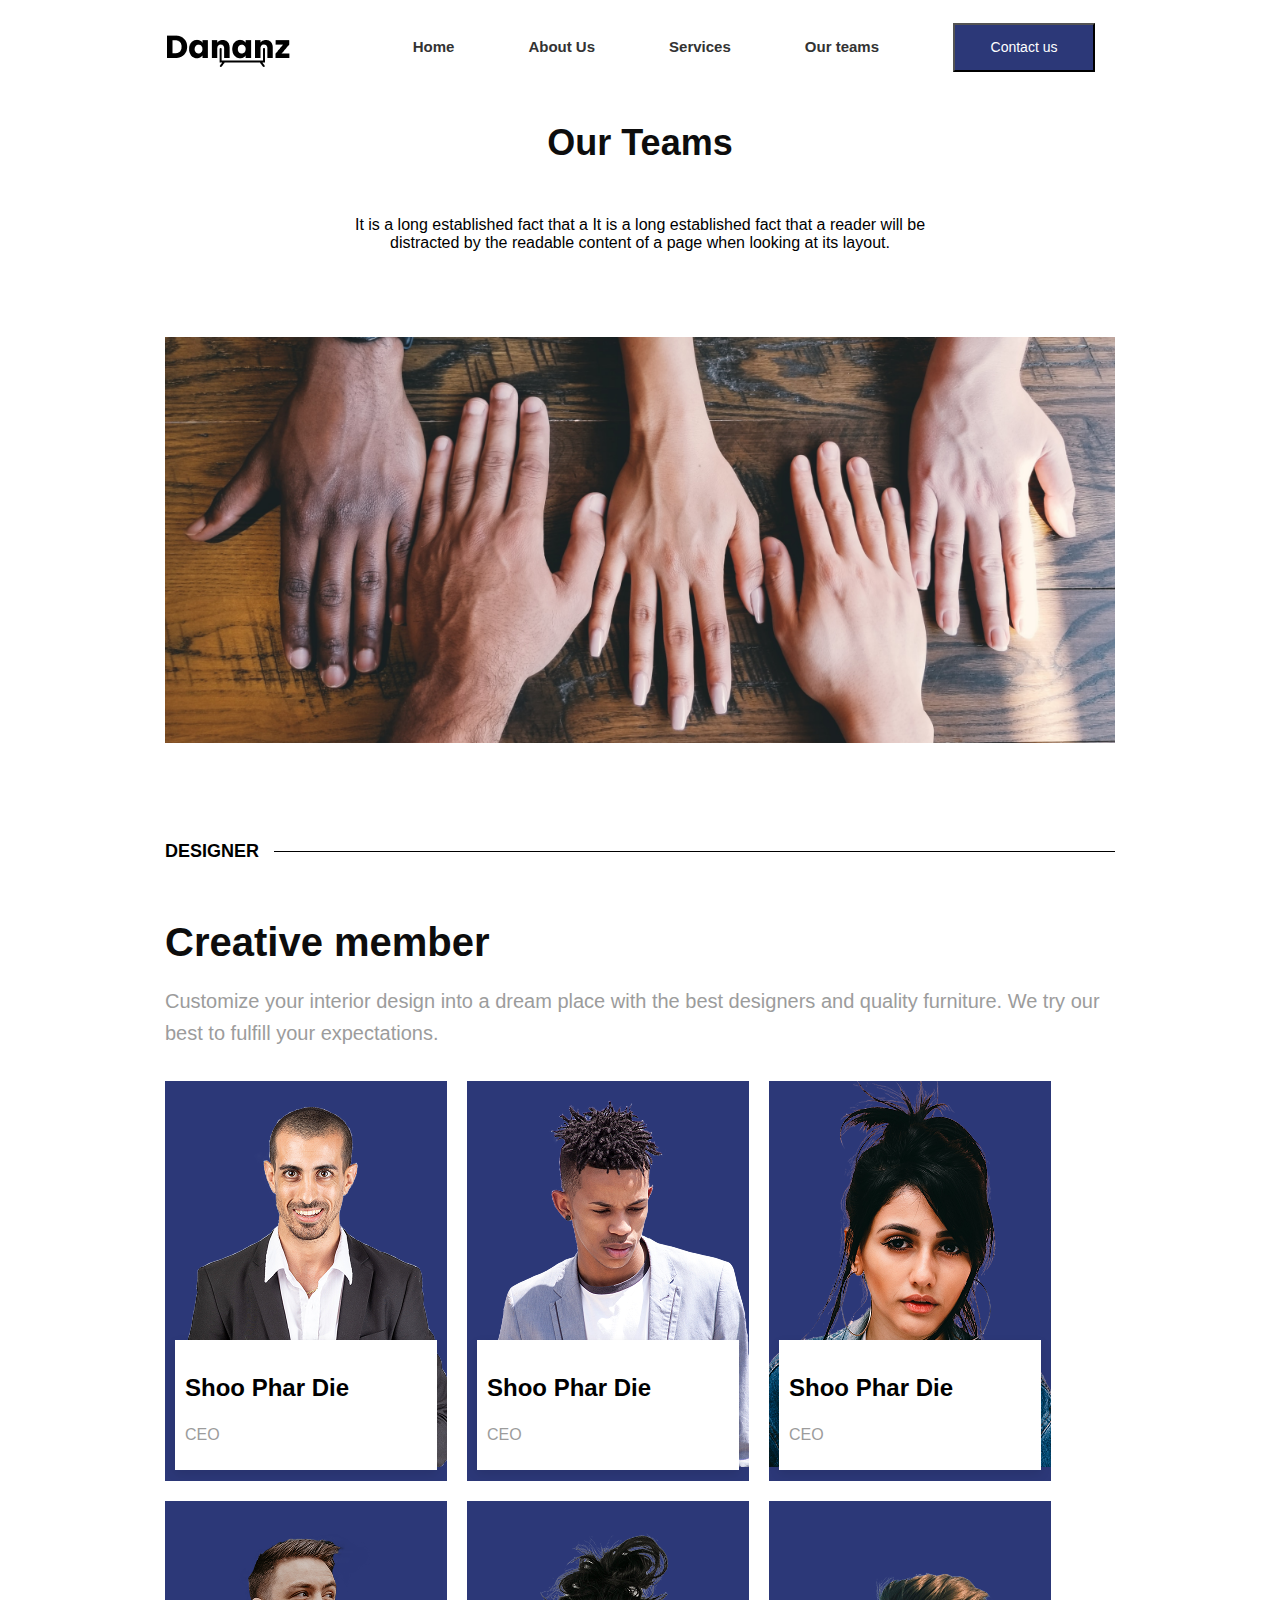
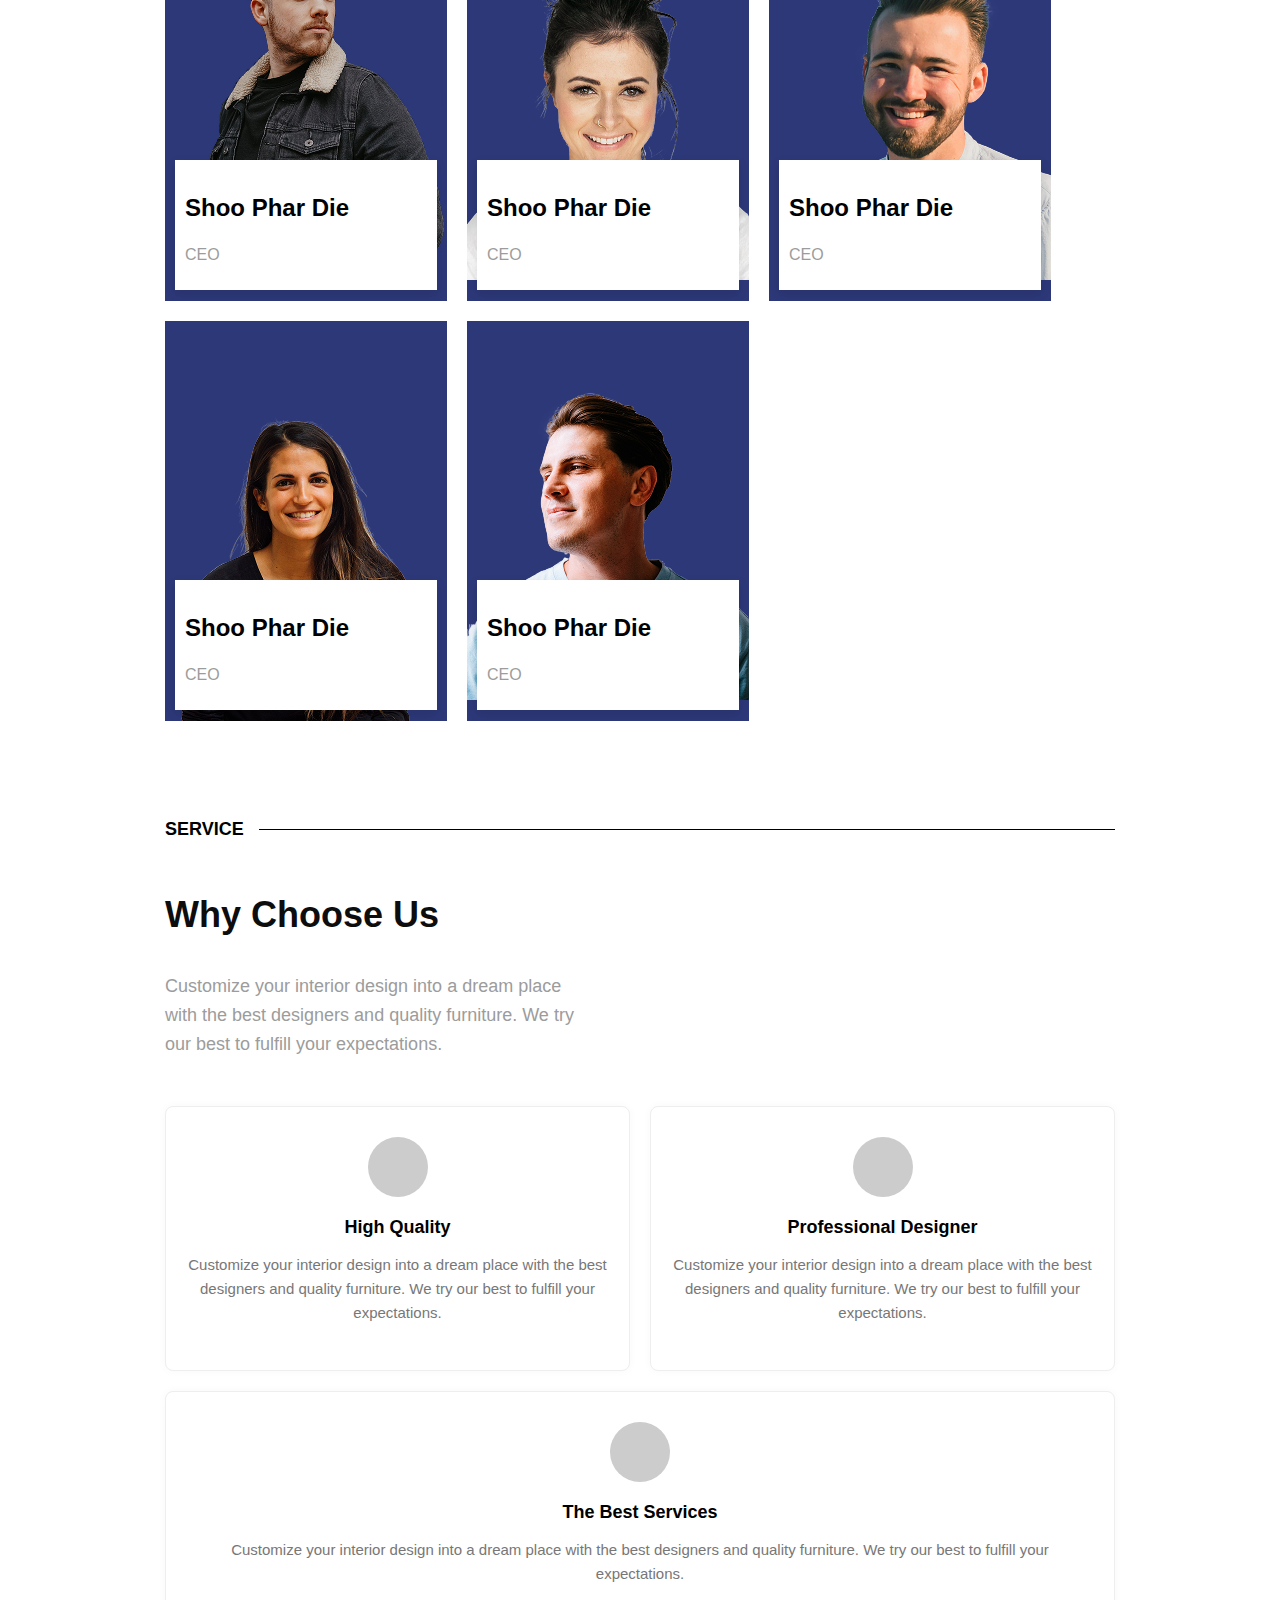
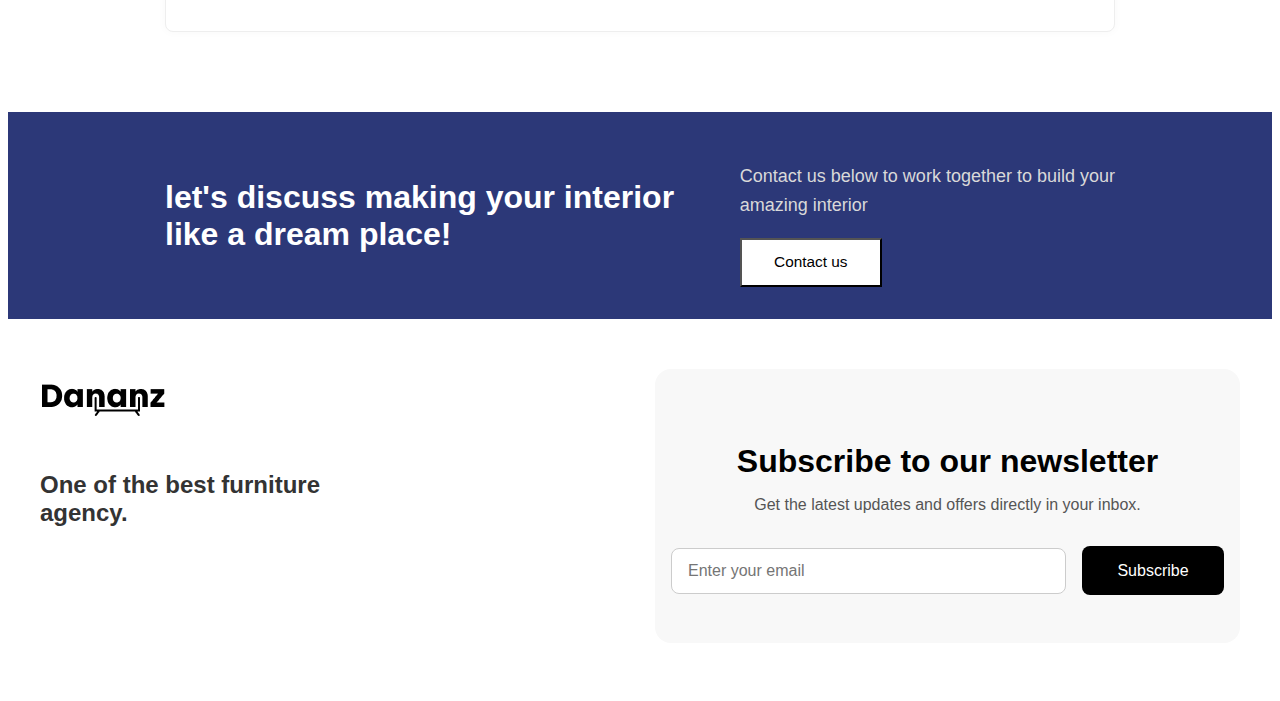
<file: teams.html>
<!DOCTYPE html><html lang="en"><head><meta charset="UTF-8"><meta name="viewport" content="width=device-width,initial-scale=1"><title>Dananz</title><link rel="stylesheet" href="css/style.min.css"><link rel="icon" type="image/x-icon" href="icons/favicon.ico"><link rel="stylesheet" href="https://cdnjs.cloudflare.com/ajax/libs/animate.css/4.1.1/animate.min.css"></head><body><section class="header"><div class="container nav__container"><header class="wow animate__animated animate__fadeInUp"><img src="icons/logo.png" alt="logo" class="header__logo wow animate__animated animate__fadeInUp"><nav class="nav wow animate__animated animate__fadeInUp"><div id="burger-menu"><span></span></div><ul class="nav__list"><li><a href="index.html" class="nav__home">Home</a></li><li><a href="about.html" class="nav__about">About Us</a></li><li><a href="services.html" class="nav__services">Services</a></li><li><a href="teams.html" class="nav__teams">Our teams</a></li><button class="nav__button" onclick="location.href='contact.html'">Contact us</button></ul><div class="menu__container"><div id="menu"><ul><li><a href="index.html" class="nav__home">Home</a></li><li><a href="about.html" class="nav__about">About Us</a></li><li><a href="services.html" class="nav__services">Services</a></li><li><a href="teams.html" class="nav__teams">Our teams</a></li></ul></div></div><button class="nav__button menu__button" onclick="location.href='contact.html'">Contact us</button></nav></header></div></section><section class="about"><div class="container about__container"><p class="about__title title wow animate__animated animate__fadeInUp">Our Teams</p><p class="about__subtitle wow animate__animated animate__fadeInUp">It is a long established fact that a It is a long established fact that a reader will be distracted by the readable content of a page when looking at its layout.</p><img src="img/teams.png" alt="image" class="wow animate__animated animate__fadeInUp" id="img"></div></section><section class="team wow animate__animated animate__fadeInUp"><div class="container"><div class="team__subtitle wow animate__animated animate__fadeInUp subtitle wow animate__animated animate__fadeInUp"><p>designer</p><div class="line team__line wow animate__animated animate__fadeInUp wow animate__animated animate__fadeInUp"></div></div><p class="team__title title wow animate__animated animate__fadeInUp">Creative member</p><p class="team__describing describing wow animate__animated animate__fadeInUp">Customize your interior design into a dream place with the best designers and quality furniture. We try our best to fulfill your expectations.</p><div class="team__people"><div class="member wow animate__animated animate__fadeInUp"><img src="img/person1.png" alt="member"><div class="member__text"><p class="member__name">Shoo Phar Die</p><p class="member__rang">CEO</p></div></div><div class="member wow animate__animated animate__fadeInUp"><img src="img/person2.png" alt="member"><div class="member__text"><p class="member__name">Shoo Phar Die</p><p class="member__rang">CEO</p></div></div><div class="member wow animate__animated animate__fadeInUp"><img src="img/person3.png" alt="member"><div class="member__text"><p class="member__name">Shoo Phar Die</p><p class="member__rang">CEO</p></div></div><div class="member wow animate__animated animate__fadeInUp"><img src="img/person4.png" alt="member"><div class="member__text"><p class="member__name">Shoo Phar Die</p><p class="member__rang">CEO</p></div></div><div class="member wow animate__animated animate__fadeInUp"><img src="img/person5.png" alt="member"><div class="member__text"><p class="member__name">Shoo Phar Die</p><p class="member__rang">CEO</p></div></div><div class="member wow animate__animated animate__fadeInUp"><img src="img/person6.png" alt="member"><div class="member__text"><p class="member__name">Shoo Phar Die</p><p class="member__rang">CEO</p></div></div><div class="member wow animate__animated animate__fadeInUp"><img src="img/person7.png" alt="member"><div class="member__text"><p class="member__name">Shoo Phar Die</p><p class="member__rang">CEO</p></div></div><div class="member wow animate__animated animate__fadeInUp"><img src="img/person8.png" alt="member"><div class="member__text"><p class="member__name">Shoo Phar Die</p><p class="member__rang">CEO</p></div></div></div></div></section><section class="choose wow animate__animated animate__fadeInUp"><div class="container"><div class="choose__subtitle subtitle wow animate__animated animate__fadeInUp"><p>service</p><div class="line choose__line wow animate__animated animate__fadeInUp"></div></div><p class="choose__title title wow animate__animated animate__fadeInUp">Why Choose Us</p><div class="choose__describing describing wow animate__animated animate__fadeInUp">Customize your interior design into a dream place<br>with the best designers and quality furniture. We try<br>our best to fulfill your expectations.</div><div class="choose__content wow animate__animated animate__fadeInUp"><div class="choose__content-block wow animate__animated animate__fadeInUp"><div class="choose__icon"></div><h3 class="choose__block-title">High Quality</h3><p class="choose__block-text">Customize your interior design into a dream place with the best designers and quality furniture. We try our best to fulfill your expectations.</p></div><div class="choose__content-block wow animate__animated animate__fadeInUp"><div class="choose__icon"></div><h3 class="choose__block-title">Professional Designer</h3><p class="choose__block-text">Customize your interior design into a dream place with the best designers and quality furniture. We try our best to fulfill your expectations.</p></div><div class="choose__content-block wow animate__animated animate__fadeInUp"><div class="choose__icon"></div><h3 class="choose__block-title">The Best Services</h3><p class="choose__block-text">Customize your interior design into a dream place with the best designers and quality furniture. We try our best to fulfill your expectations.</p></div></div></div></section><section class="discuss wow animate__animated animate__fadeInUp"><div class="container discuss__container"><p class="discuss__title title wow animate__animated animate__fadeInUp">let's discuss making your interior<br>like a dream place!</p><div class="discuss__contact wow animate__animated animate__fadeInUp"><p class="discuss__describing describing">Contact us below to work together to build your<br>amazing interior</p><button class="discuss__button" onclick="location.href='contact.html'">Contact us</button></div></div></section><footer class="wow animate__animated animate__fadeInUp"><div class="footer__container"><div class="footer__left"><img src="icons/logo.png" alt="logo" class="footer__logo"><p class="footer__title">One of the best furniture agency.</p></div><div class="footer__right wow animate__animated animate__fadeInUp"><form class="newsletter" action="#" id="subscribe-form"><div class="newsletter__content"><h2 class="newsletter__title">Subscribe to our newsletter</h2><p class="newsletter__text">Get the latest updates and offers directly in your inbox.</p><div class="newsletter__form"><input type="email" name="email" class="newsletter__input" placeholder="Enter your email" required> <button type="submit" class="newsletter__button">Subscribe</button></div></div></form></div></div></footer><button id="pageUpBtn" title="Go to top">⬆</button><script src="js/wow.min.js"></script><script src="js/script.js"></script></body></html>
</file>
<file: css/style.min.css>
@font-face{font-family:"Museo Sans Cyrl";font-display:swap;src:local("MuseoSansCyrl-500"),url(../fonts/MuseoSansCyrl-500.woff2) format("woff2"),url(../fonts/MuseoSansCyrl-500.woff) format("woff");font-weight:400;font-style:normal}@font-face{font-family:"Museo Sans Cyrl";font-display:swap;src:local("MuseoSansCyrl-300"),url(../fonts/MuseoSansCyrl-300.woff2) format("woff2"),url(../fonts/MuseoSansCyrl-300.woff) format("woff");font-weight:300;font-style:normal}@font-face{font-family:"Museo Sans Cyrl";font-display:swap;src:local("MuseoSansCyrl-700"),url(../fonts/MuseoSansCyrl-700.woff2) format("woff2"),url(../fonts/MuseoSansCyrl-700.woff) format("woff");font-weight:700;font-style:normal}/*!
 * animate.css -https://daneden.github.io/animate.css/
 * Version - 3.7.2
 * Licensed under the MIT license - http://opensource.org/licenses/MIT
 *
 * Copyright (c) 2019 Daniel Eden
 */@keyframes fadeInUp{from{opacity:0;transform:translate3d(0,100%,0)}to{opacity:1;transform:translate3d(0,0,0)}}.fadeInUp{animation-name:fadeInUp}.animated{animation-duration:1s;animation-fill-mode:both}.animated.infinite{animation-iteration-count:infinite}.animated.delay-1s{animation-delay:1s}.animated.delay-2s{animation-delay:2s}.animated.delay-3s{animation-delay:3s}.animated.delay-4s{animation-delay:4s}.animated.delay-5s{animation-delay:5s}.animated.fast{animation-duration:.8s}.animated.faster{animation-duration:.5s}.animated.slow{animation-duration:2s}.animated.slower{animation-duration:3s}@media(print),(prefers-reduced-motion:reduce){.animated{animation-duration:1ms!important;transition-duration:1ms!important;animation-iteration-count:1!important}}@keyframes heartbeat{from{transform:scale(1)}50%{transform:scale(1.4)}to{transform:scale(1)}}*{font-family:Poppins,sans-serif}.container{max-width:1200px;margin:0 auto}.interor-info__container{display:flex;justify-content:flex-end}.info__container{display:flex;justify-content:space-between}.agency-person__container{display:flex;justify-content:flex-end;margin-right:13.75rem}.agency-content__container{display:flex;justify-content:flex-end}.menu__container{display:flex;justify-content:center}.discuss__container{display:flex;justify-content:space-between;align-items:center}.footer__container{max-width:1200px;margin:0 auto;display:flex;justify-content:space-between;align-items:flex-start;gap:40px;flex-wrap:wrap}.about__container{display:flex;flex-direction:column;align-items:center}#burger-menu{display:none;cursor:pointer;height:27px;width:27px;overflow:visible;position:relative;z-index:10001}#burger-menu span,#burger-menu span:after,#burger-menu span:before{background:#000;display:block;height:4px;opacity:1;position:absolute;transition:.3s ease-in-out,.3s ease}#burger-menu span:after,#burger-menu span:before{content:""}#burger-menu span:before{left:0;top:-10px;width:27px}#burger-menu span{right:0;top:13px;width:27px}#burger-menu span:after{left:0;top:10px;width:27px}#burger-menu.close span,#burger-menu.close span:after,#burger-menu.close span:before{background:#fff}#burger-menu.close span:before{top:0;transform:rotate(90deg);width:27px}#burger-menu.close span{transform:rotate(-45deg);top:13px;width:27px}#burger-menu.close span:after{top:0;left:0;transform:rotate(90deg);opacity:0;width:0}#menu{display:flex;align-items:center;justify-content:center;z-index:10000;width:100vw;position:fixed;top:0;left:-40%;height:0;visibility:hidden;opacity:0;overflow:hidden;background:#000;transition:height .4s ease,opacity .4s ease,visibility .4s ease}#menu ul{opacity:0;transform:translateY(-20px);transition:opacity .4s ease,transform .4s ease;list-style:none;padding:0;margin:0;max-width:90vw;width:100%;text-align:center;box-sizing:border-box;color:#fff}#menu.overlay{height:100vh;visibility:visible;opacity:1}#menu.overlay ul{opacity:1;transform:translateY(0)}#menu.overlay~.interor-info__container{opacity:0;pointer-events:none;transition:opacity .3s ease}#menu .menu__close-button{margin-top:30px;background:0 0;border:1px solid #fff;color:#fff;font-size:16px;padding:10px 20px;cursor:pointer;transition:.3s ease,color .3s ease;align-self:center;border-radius:5px}#menu .menu__close-button:hover{background:#fff;color:#000}.interor-info__container{transition:opacity .3s ease}button{background-color:#2c3878;color:#fff;font-size:14px;width:142px;height:49px;cursor:pointer}.title{color:#0d0d0d;font-size:36px;font-weight:700}.subtitle{text-transform:uppercase;font-weight:700;display:flex;align-items:center;font-size:clamp(1rem,1.5vw,1.125rem)}.line{flex-grow:1;height:1px;background-color:#000;min-width:100px;margin-left:15px}.describing{font-size:18px;color:#9c9c9c;line-height:1.6}.info{background-color:#2c3878;width:15.75rem;min-height:32.813;display:flex;flex-direction:column;align-items:center;padding-bottom:2.5rem;justify-content:flex-start;font-size:clamp(2rem,4vw,3.25rem);color:#fff}header{display:flex;justify-content:space-between;align-items:center;padding:12px 0;background-color:#fff}.header__title{font-size:24px;margin-left:152px}.nav{display:flex;align-items:center;gap:20px}.nav a{font-size:15px;text-decoration:none;color:#333;font-weight:700}.nav__list{display:flex;gap:74px;list-style:none;padding:0;margin:0;align-items:center}.menu__button{display:none}.nav a.active{color:pink;transform:translateY(-3px);transition:transform .3s ease,color .3s ease;position:relative}.interor{padding-top:97px}.interor__content{display:flex;align-items:center;justify-content:space-between;flex-wrap:wrap}.interor__title{font-size:clamp(2rem,5vw,4rem);font-weight:700;line-height:1.2;margin:0;max-width:60%}.interor img{margin-top:46px;width:100%}.interor__info{position:absolute;transform:translateY(-50%);background-color:#2c3878;width:15.75rem;min-height:32.813;display:flex;flex-direction:column;align-items:center;padding-bottom:2.5rem;justify-content:flex-start;font-size:clamp(2rem,4vw,3.25rem);color:#fff;margin-top:150px;margin-right:150px}.interor__right{transform:translateY(-50%) rotate(-90deg);font-size:15px;color:#000;margin-top:115px;margin-right:-60px}.interor__line{flex-grow:1;height:1px;background-color:#000;min-width:100px;margin-bottom:140px}.info__block{display:flex;flex-direction:column;align-items:center}.info__subtitle{font-size:clamp(.75rem,2vw,1rem);margin:.15rem 0}.fade-out{opacity:0;pointer-events:none;transition:opacity .4s ease}.agency{padding-top:10rem;display:flex}.agency__line{margin-bottom:0;margin-left:1rem;flex-grow:.5}.agency__subtitle{display:flex;align-items:center;font-size:clamp(1rem,1.5vw,1.125rem)}.agency__title{font-weight:700;font-size:clamp(2rem,3.5vw,2.25rem)}.person{position:absolute;background-color:#fff;padding:clamp(.75rem,2vw,1rem);margin-top:clamp(2rem,5vh,3.125rem);display:flex;max-width:clamp(15rem,40vw,17.25rem);max-height:clamp(4rem,15vh,5.625rem);align-items:center;justify-content:space-evenly;gap:clamp(.75rem,2vw,1rem)}.person__name{font-size:clamp(1rem,1.5vw,1.125rem);font-weight:700}.person__rang{font-size:clamp(1rem,1.5vw,1.125rem);color:#9c9c9c}.person__text{line-height:clamp(.625rem,1vw,.75rem)}.person img{width:clamp(2.5rem,6vw,3.75rem);height:clamp(2.5rem,6vw,3.75rem)}.agency-main{display:flex;flex-direction:row;align-items:center;justify-content:space-between;flex-wrap:wrap;gap:2rem;margin-top:2rem}.agency__img{max-width:100%;flex-shrink:0}.agency-content__container{flex:1;display:flex;justify-content:flex-start}.agency__content{width:100%;max-width:clamp(13rem,30vw,20rem);display:flex;flex-direction:column;gap:1rem}.furniture{padding-top:10rem;position:relative}.furniture__line{margin-bottom:0;margin-left:1rem;flex-grow:.5}.furniture__content{max-width:883px;min-height:467px;background-color:#fff}.furniture__img{position:absolute;bottom:-250px;left:50%;transform:translateX(-50%);z-index:-1}.furniture__img img{max-width:800px;height:auto}.custom-accordion{width:100%;max-width:800px;margin-top:40px}.accordion-item{border-bottom:1px solid #ddd;padding:15px 0;cursor:pointer}.accordion-header{display:flex;align-items:center;justify-content:space-between}.accordion-number{font-weight:700;font-size:20px;margin-right:20px;min-width:40px}.accordion-title{flex:1;font-size:20px;font-weight:600}.accordion-arrow{font-size:24px;transition:transform .3s ease}.accordion-item.active .accordion-arrow{transform:rotate(90deg)}.accordion-content{display:none;padding:10px 0 0 60px;color:#555;font-size:16px}.accordion-item.active .accordion-content{display:block}.services__product{padding-top:5rem}.product{padding-top:25rem}.product__text{display:flex;justify-content:space-between;align-items:center}.product__line{flex-grow:.5}.product__describing{max-width:450px}.product__accordion{max-width:unset}.product__accordion-title{font-size:clamp(1.5rem,2.5vw,2rem)}.product__accordion-item{padding:24px 0}.product__accordion-number{margin-right:56px;font-size:clamp(1.5rem,2.5vw,2rem)}.product__accordion-describing{font-size:clamp(1rem,1.5vw,1.125rem)}.materials{padding:10rem 0}.materials__wrapper{display:grid;grid-template-columns:1fr;gap:3rem}@media(min-width:768px){.materials__wrapper{grid-template-columns:1fr 1fr;align-items:center}}.materials__subtitle{gap:1rem}.materials__subtitle .materials__line{flex-grow:1;height:1px;background:#000}.materials__title{margin-bottom:1rem}.materials__describing{margin-bottom:2rem}.materials__button{background:#fff;color:#000;border:1px solid #000;padding:.8rem 1.5rem;cursor:pointer}.materials__images{display:grid;grid-template-columns:repeat(2,1fr);grid-template-rows:auto;gap:1rem}@media(min-width:768px){.materials__images{grid-template-columns:2fr 1fr;grid-template-rows:repeat(2,1fr);gap:1rem}}.materials__image img{width:100%;height:auto;-o-object-fit:cover;object-fit:cover;display:block;border-radius:.5rem}.materials__image--large{grid-column:span 2}@media(min-width:768px){.materials__image--large{grid-column:1/2;grid-row:1/3}}@media(min-width:768px){.materials__image--small{grid-column:2/3}}.discuss{background-color:#2c3878;padding:2rem}.discuss__title{color:#fff;font-size:clamp(1.75rem,3vw,2.25rem)}.discuss__describing{color:#d9d9d9;font-size:clamp(1rem,1.5vw,1.125rem)}.discuss__button{font-size:clamp(.875rem,1.2vw,1rem);background-color:#fff;color:#000;outline-color:#fff}footer{padding:50px 30px;background-color:#fff}.footer__container{display:flex;flex-wrap:wrap;justify-content:space-between;gap:30px;max-width:1200px;margin:0 auto}.footer__left,.footer__right{flex:1 1 300px}.footer__logo{margin-bottom:20px}.footer__title{font-size:24px;font-weight:600;color:#333;max-width:300px}.newsletter{background-color:#f8f8f8;padding:3rem 1rem;border-radius:1rem;text-align:center;max-width:700px;margin:0 auto}.newsletter__title{font-size:2rem;font-weight:700;margin-bottom:1rem}.newsletter__text{font-size:1rem;color:#555;margin-bottom:2rem}.newsletter__form{display:flex;flex-direction:column;gap:1rem}@media(min-width:600px){.newsletter__form{flex-direction:row;justify-content:center;align-items:center}}.newsletter__input{flex:1;padding:.8rem 1rem;border:1px solid #ccc;border-radius:.5rem;font-size:1rem}.newsletter__button{background-color:#000;color:#fff;border:none;border-radius:.5rem;font-size:1rem;cursor:pointer;transition:background-color .3s ease}.newsletter__button:hover{background-color:#333}.social{margin-top:25px}.social p{margin-bottom:10px;font-size:14px;color:#333}.social-icons a{display:inline-block;margin-right:15px;border-radius:50%;padding:10px;background-color:#f1f1f1;transition:transform .3s ease,.3s ease;box-shadow:0 2px 5px rgba(0,0,0,.05)}.social-icons a:hover{transform:scale(1.15);background:linear-gradient(135deg,#fff,#b2b0b0)}.social-icons img{width:18px;height:18px;display:block}#pageUpBtn{height:50px;width:50px;position:fixed;bottom:40px;right:40px;z-index:1000;font-size:24px;background-color:#333;color:#fff;border:none;border-radius:50%;cursor:pointer;box-shadow:0 4px 10px rgba(0,0,0,.2);display:none;transition:opacity .3s ease,transform .3s ease}#pageUpBtn:hover{background-color:#555;transform:scale(1.1)}.about__subtitle{display:flex;justify-content:center;max-width:582px;text-align:center;padding-bottom:4.3rem}.about img{width:100%;z-index:-1}.achievement{padding-top:5rem}.achievement__content img{width:75%}.achievement__line{flex-grow:.5}.achievement__title{font-size:31px}.choose{padding-top:5rem;padding-bottom:5rem}.choose__content{padding-top:3rem;display:flex;gap:20px;justify-content:space-between;flex-wrap:wrap}.choose__content-block{flex:1;min-width:280px;background:#fff;border:1px solid #eee;border-radius:8px;padding:30px 20px;box-shadow:0 0 10px rgba(0,0,0,.03);text-align:center}.choose__icon{width:60px;height:60px;background:#ccc;border-radius:50%;margin:0 auto 20px}.choose__block-title{font-size:18px;font-weight:700;margin-bottom:15px}.choose__block-text{color:#777;font-size:15px;line-height:1.6}.consultant{padding-top:5rem}.consultant img{width:100%}.consultant__line{flex-grow:.5}.consultant__content{display:flex;flex-direction:column;gap:20px}.consultant__content-block{display:flex;justify-content:space-between}.consultant__content-text{padding:2rem;display:flex;justify-content:center;align-items:flex-start;flex-direction:column}.consultant__content-title{color:#000;font-weight:700;font-size:clamp(1.25rem,2vw + .5rem,2rem)}.consultant__content-describing{color:#9c9c9c;font-size:clamp(.875rem,1vw + .5rem,1.125rem)}.team{padding-top:5rem}.team__people{display:flex;flex-wrap:wrap;gap:20px}.member{background-color:#2c3878;min-width:282px;min-height:400px;position:relative;overflow:hidden}.member img{width:100%;display:block;height:auto}.member__text{background-color:#fff;position:absolute;bottom:0;left:0;right:0;margin:0 10px 50px;padding:10px;box-shadow:0 4px 10px rgba(0,0,0,.1);z-index:1;transform:translateY(30%)}.member__name{font-weight:700;font-size:clamp(1rem,2.5vw,1.5rem)}.member__rang{font-size:clamp(.875rem,2vw,1rem);color:#9c9c9c}.team__title{font-size:clamp(1.5rem,4vw,2.5rem);font-weight:700;margin-bottom:1rem}.team__describing{font-size:clamp(1rem,2.5vw,1.25rem);line-height:1.6;margin-bottom:2rem}.team__subtitle p{font-size:clamp(.875rem,2vw,1.125rem);text-transform:uppercase;font-weight:700}.contact{padding-bottom:5rem}.contact__text{display:flex;flex-direction:column;align-items:center}.contact-form{display:flex;flex-direction:column;gap:20px}.contact-form textarea{min-height:120px;resize:vertical}.contact-form input,.contact-form select,.contact-form textarea{padding:12px;font-size:14px;border:1px solid #ccc;border-radius:4px;width:100%;box-sizing:border-box}.button-wrapper{display:flex;justify-content:center}.form-row{display:flex;gap:20px;flex-wrap:wrap}.form-row input,.form-row select{flex:1;min-width:200px}.contact-form .contact-form select,.contact-form textarea .contact-form .contact-form button{background-color:#1f2b6c;color:#fff;padding:12px 24px;font-size:14px;border:none;border-radius:4px;align-self:center;cursor:pointer}.stores-wrapper{display:grid;grid-template-columns:1fr 2fr;gap:40px}.stores__contact{font-size:14px}.stores__contact p{color:#9c9c9c;font-size:16px}.stores__contact h1{text-align:left;font-size:24px;margin-bottom:10px}.stores__locations{display:flex;flex-wrap:wrap;gap:30px}.location-box h4{font-size:24px;margin-bottom:8px;font-weight:700}.location-box p{color:#9c9c9c}.stores{background-color:#f9f9f9;padding:60px 20px}.stores__line{flex-grow:.5}.stores__title{font-size:35px}@media(max-width:2561px){.container{width:2000px}}@media(max-width:1441px){.discuss__title{font-size:clamp(1.75rem,3vw,2rem)}.container{width:950px}.interor__info{margin-top:136px}.agency__img{width:70%}.agency__content{top:clamp(33rem,52vh,97rem)}.person{margin-top:clamp(1rem,2vh,3.125rem)}}@media(max-width:1025px){.furniture{padding-top:6rem}.furniture__content{max-width:828px}.container{width:950px}.agency__content{width:clamp(36rem,29vw,48rem);top:unset}.agency-content__container{display:flex;justify-content:flex-start}.agency-person__container{margin-right:1.75rem}.agency__describing{font-size:clamp(1.5rem,1.5vw,1.7rem);line-height:-.4}.person{margin-right:98px}}@media(max-width:769px){.stores-wrapper{display:flex;flex-direction:column}.consultant__content-block{flex-direction:column}.materials{padding-top:6rem}.product{padding-top:8rem}.product__title{font-size:30px}.container{width:700px}.nav__list{display:flex;gap:35px}.interor__info{width:11.75rem}.interor__line{margin-bottom:101px}.agency__line{margin-bottom:unset}.agency{padding-top:5rem}.agency__describing{font-size:clamp(.9rem,.5vw,1.7rem)}.agency__content{width:clamp(23rem,18vw,29rem)}.agency__img{width:100%}.person{margin-right:unset}.furniture__line{margin-bottom:0}.furniture__img{padding-top:3rem;position:unset;bottom:unset;left:unset;transform:unset;z-index:unset}.furniture__img img{width:100%}}@media(max-width:426px){.achievement__content img{width:100%}.info{width:12.75rem}.info__container{flex-direction:column;align-items:center;gap:30px}.footer__container{gap:unset}.footer__logo{margin-bottom:unset}footer{padding:30px 20px}.footer__title{font-size:18px}.email-input input{font-size:13px}.email-input .arrow{font-size:16px}.social-icons img{width:16px;height:16px}.materials{padding:4rem 0}.product__describing{max-width:150px;font-size:17px}.nav{gap:13px}.agency__content{width:clamp(21rem,18vw,29rem)}#burger-menu{display:block}.agency__title{font-size:clamp(1.5rem,3.5vw,2.25rem)}.nav__list{display:none;flex-direction:column;align-items:center}#menu.overlay{visibility:visible;opacity:1;background:rgba(0,0,0,.9);display:flex;justify-content:center;align-items:center;flex-direction:column;width:100%}#menu ul{display:flex;flex-direction:column;align-items:center;padding:0;margin:0;gap:30px}#menu.overlay .nav__list{display:flex}#menu a{font-size:24px;color:#fff;text-decoration:none}.menu__button{display:block}.container{width:350px}.interor{padding-top:38px}.interor__info{width:8.75rem;margin-top:-21px;margin-right:26px;font-size:clamp(1rem,4vw,3.25rem)}.interor__right{margin-top:32px;transform:none}.interor img{margin-top:4px}.interor____title{font-size:clamp(1.5rem,5vw,4rem);font-weight:700;line-height:1.2;margin:0;max-width:45%}}@media(max-width:426px)and (max-width:376px){.nav{gap:8px}.discuss__title{font-size:clamp(1.2rem,3vw,2rem)}.discuss{padding:1rem}.discuss__describing{font-size:clamp(.9rem,1.5vw,1.125rem)}.container{width:330px}.interor__info{margin-right:7px}#menu{width:80%}}@media(max-width:426px)and (max-width:321px){.discuss{padding:.5rem}.materials__button{font-size:10px}.container{width:300px}.product__accordion-title{font-size:unset}.product__accordion-number{margin-right:15px}.nav{gap:11px}button{width:111px}.interor__right{font-size:12px}.interor__info{padding-bottom:1.5rem}.agency__content{width:clamp(19rem,18vw,29rem)}.agency__title{font-size:clamp(1.5rem,3.5vw,2.25rem)}.interor__title{font-size:clamp(1.5rem,5vw,4rem)}}
</file>
